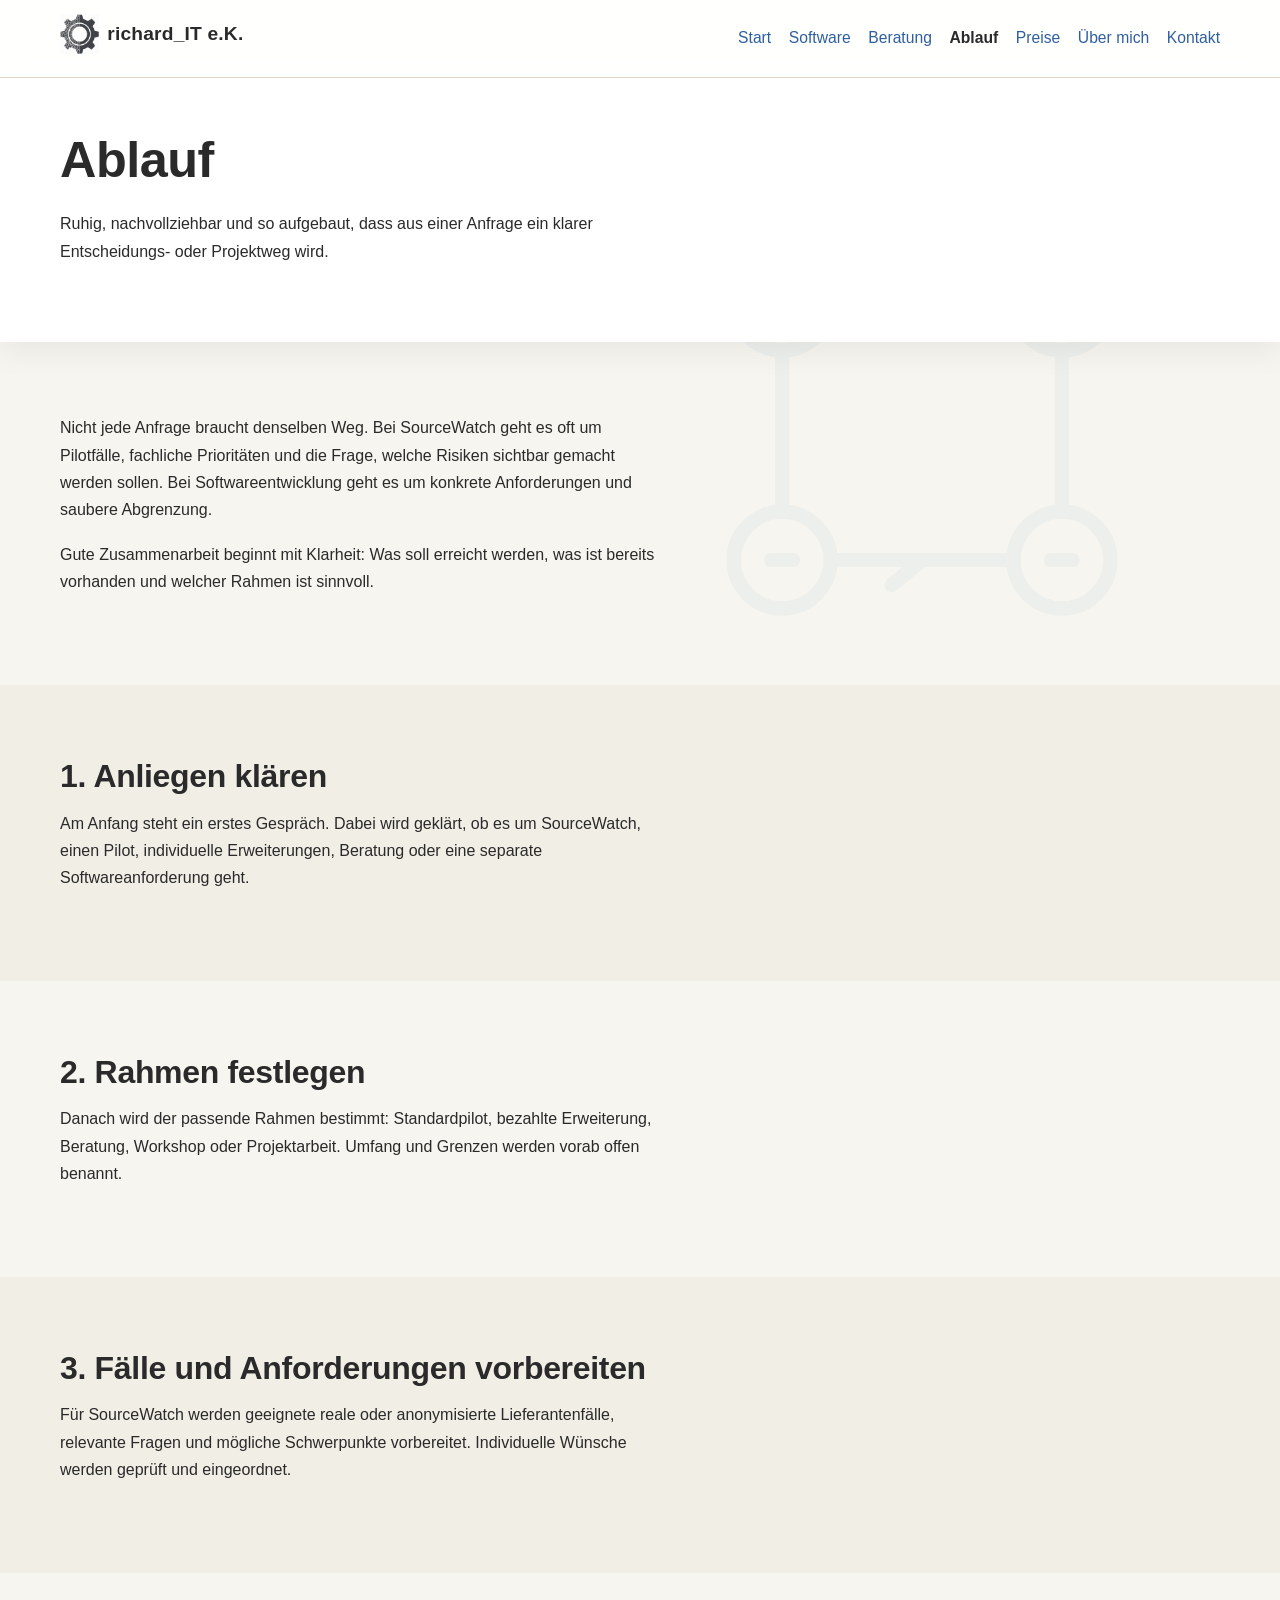
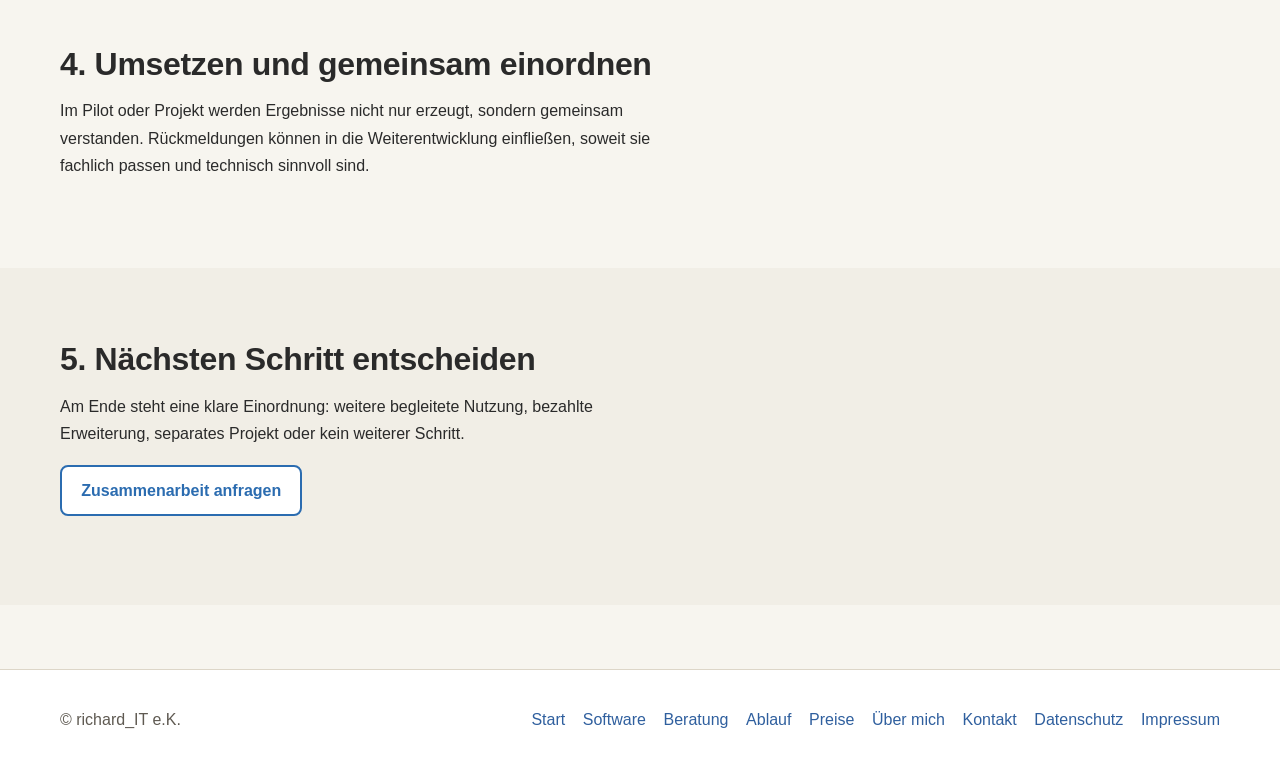
<file: ablauf.html>
<!DOCTYPE html>
<html lang="de">
<head>
  <meta charset="UTF-8">
  <meta name="viewport" content="width=device-width, initial-scale=1.0">
  <title>Ablauf | richard_IT e.K.</title>
  <meta
    name="description"
    content="Wie die Zusammenarbeit mit richard_IT abläuft: vom ersten Gespräch über SourceWatch-Pilot und Anforderungen bis zur Umsetzung."
  >

  <meta property="og:type" content="website">
  <meta property="og:site_name" content="richard_IT">
  <meta property="og:title" content="Ablauf | richard_IT">
  <meta
    property="og:description"
    content="Wie die Zusammenarbeit mit richard_IT abläuft: vom ersten Gespräch über SourceWatch-Pilot und Anforderungen bis zur Umsetzung."
  >
  <meta
    property="og:url"
    content="https://tjubuu.github.io/richard_IT-Website/ablauf.html"
  >
  <meta
    property="og:image"
    content="https://tjubuu.github.io/richard_IT-Website/assets/img/logo_hell.png"
  >
  <meta property="og:image:alt" content="richard_IT Logo">

  <meta name="twitter:card" content="summary_large_image">
  <meta name="twitter:title" content="Ablauf | richard_IT">
  <meta
    name="twitter:description"
    content="Wie die Zusammenarbeit mit richard_IT abläuft: vom ersten Gespräch über SourceWatch-Pilot und Anforderungen bis zur Umsetzung."
  >
  <meta
    name="twitter:image"
    content="https://tjubuu.github.io/richard_IT-Website/assets/img/logo_hell.png"
  >

  <link rel="stylesheet" href="assets/css/style.css">
</head>
<body class="page-process">
  <header class="site-header">
    <div class="container">
      <div class="brand">
        <a href="index.html" aria-label="Zur Startseite von richard_IT e.K.">
          <img
            class="brand-logo"
            src="assets/img/logo_hell.png"
            alt="Logo von richard_IT e.K."
          >
          <span>richard_IT e.K.</span>
        </a>
      </div>

      <nav class="site-nav" aria-label="Hauptnavigation">
        <a href="index.html">Start</a>
        <a href="projekte.html">Software</a>
        <a href="beratung.html">Beratung</a>
        <a href="ablauf.html" aria-current="page">Ablauf</a>
        <a href="preise.html">Preise</a>
        <a href="about.html">Über mich</a>
        <a href="kontakt.html">Kontakt</a>
      </nav>
    </div>
  </header>

  <main id="main-content">
    <section class="hero" aria-labelledby="process-heading">
      <div class="container">
        <h1 id="process-heading">Ablauf</h1>
        <p>
          Ruhig, nachvollziehbar und so aufgebaut, dass aus einer Anfrage ein
          klarer Entscheidungs- oder Projektweg wird.
        </p>
      </div>
    </section>

    <section class="section" aria-labelledby="process-intro-heading">
      <div class="container">
        <h2 id="process-intro-heading" class="visually-hidden">Überblick zum Ablauf</h2>
        <p>
          Nicht jede Anfrage braucht denselben Weg. Bei SourceWatch geht es oft
          um Pilotfälle, fachliche Prioritäten und die Frage, welche Risiken
          sichtbar gemacht werden sollen. Bei Softwareentwicklung geht es um
          konkrete Anforderungen und saubere Abgrenzung.
        </p>
        <p>
          Gute Zusammenarbeit beginnt mit Klarheit: Was soll erreicht werden,
          was ist bereits vorhanden und welcher Rahmen ist sinnvoll.
        </p>
      </div>
    </section>

    <section class="section section-alt" aria-labelledby="step-1-heading">
      <div class="container">
        <h2 id="step-1-heading">1. Anliegen klären</h2>
        <p>
          Am Anfang steht ein erstes Gespräch. Dabei wird geklärt, ob es um
          SourceWatch, einen Pilot, individuelle Erweiterungen, Beratung oder
          eine separate Softwareanforderung geht.
        </p>
      </div>
    </section>

    <section class="section" aria-labelledby="step-2-heading">
      <div class="container">
        <h2 id="step-2-heading">2. Rahmen festlegen</h2>
        <p>
          Danach wird der passende Rahmen bestimmt: Standardpilot, bezahlte
          Erweiterung, Beratung, Workshop oder Projektarbeit. Umfang und Grenzen
          werden vorab offen benannt.
        </p>
      </div>
    </section>

    <section class="section section-alt" aria-labelledby="step-3-heading">
      <div class="container">
        <h2 id="step-3-heading">3. Fälle und Anforderungen vorbereiten</h2>
        <p>
          Für SourceWatch werden geeignete reale oder anonymisierte
          Lieferantenfälle, relevante Fragen und mögliche Schwerpunkte
          vorbereitet. Individuelle Wünsche werden geprüft und eingeordnet.
        </p>
      </div>
    </section>

    <section class="section" aria-labelledby="step-4-heading">
      <div class="container">
        <h2 id="step-4-heading">4. Umsetzen und gemeinsam einordnen</h2>
        <p>
          Im Pilot oder Projekt werden Ergebnisse nicht nur erzeugt, sondern
          gemeinsam verstanden. Rückmeldungen können in die Weiterentwicklung
          einfließen, soweit sie fachlich passen und technisch sinnvoll sind.
        </p>
      </div>
    </section>

    <section class="section section-alt" aria-labelledby="step-5-heading">
      <div class="container">
        <h2 id="step-5-heading">5. Nächsten Schritt entscheiden</h2>
        <p>
          Am Ende steht eine klare Einordnung: weitere begleitete Nutzung,
          bezahlte Erweiterung, separates Projekt oder kein weiterer Schritt.
        </p>
        <p>
          <a href="kontakt.html" class="btn">Zusammenarbeit anfragen</a>
        </p>
      </div>
    </section>
  </main>

  <footer class="site-footer">
    <div class="container footer-content">
      <p>&copy; richard_IT e.K.</p>
      <nav aria-label="Footer-Navigation">
        <a href="index.html">Start</a>
        <a href="projekte.html">Software</a>
        <a href="beratung.html">Beratung</a>
        <a href="ablauf.html">Ablauf</a>
        <a href="preise.html">Preise</a>
        <a href="about.html">Über mich</a>
        <a href="kontakt.html">Kontakt</a>
        <a href="datenschutz.html">Datenschutz</a>
        <a href="impressum.html">Impressum</a>
      </nav>
    </div>
  </footer>
</body>
</html>
</file>
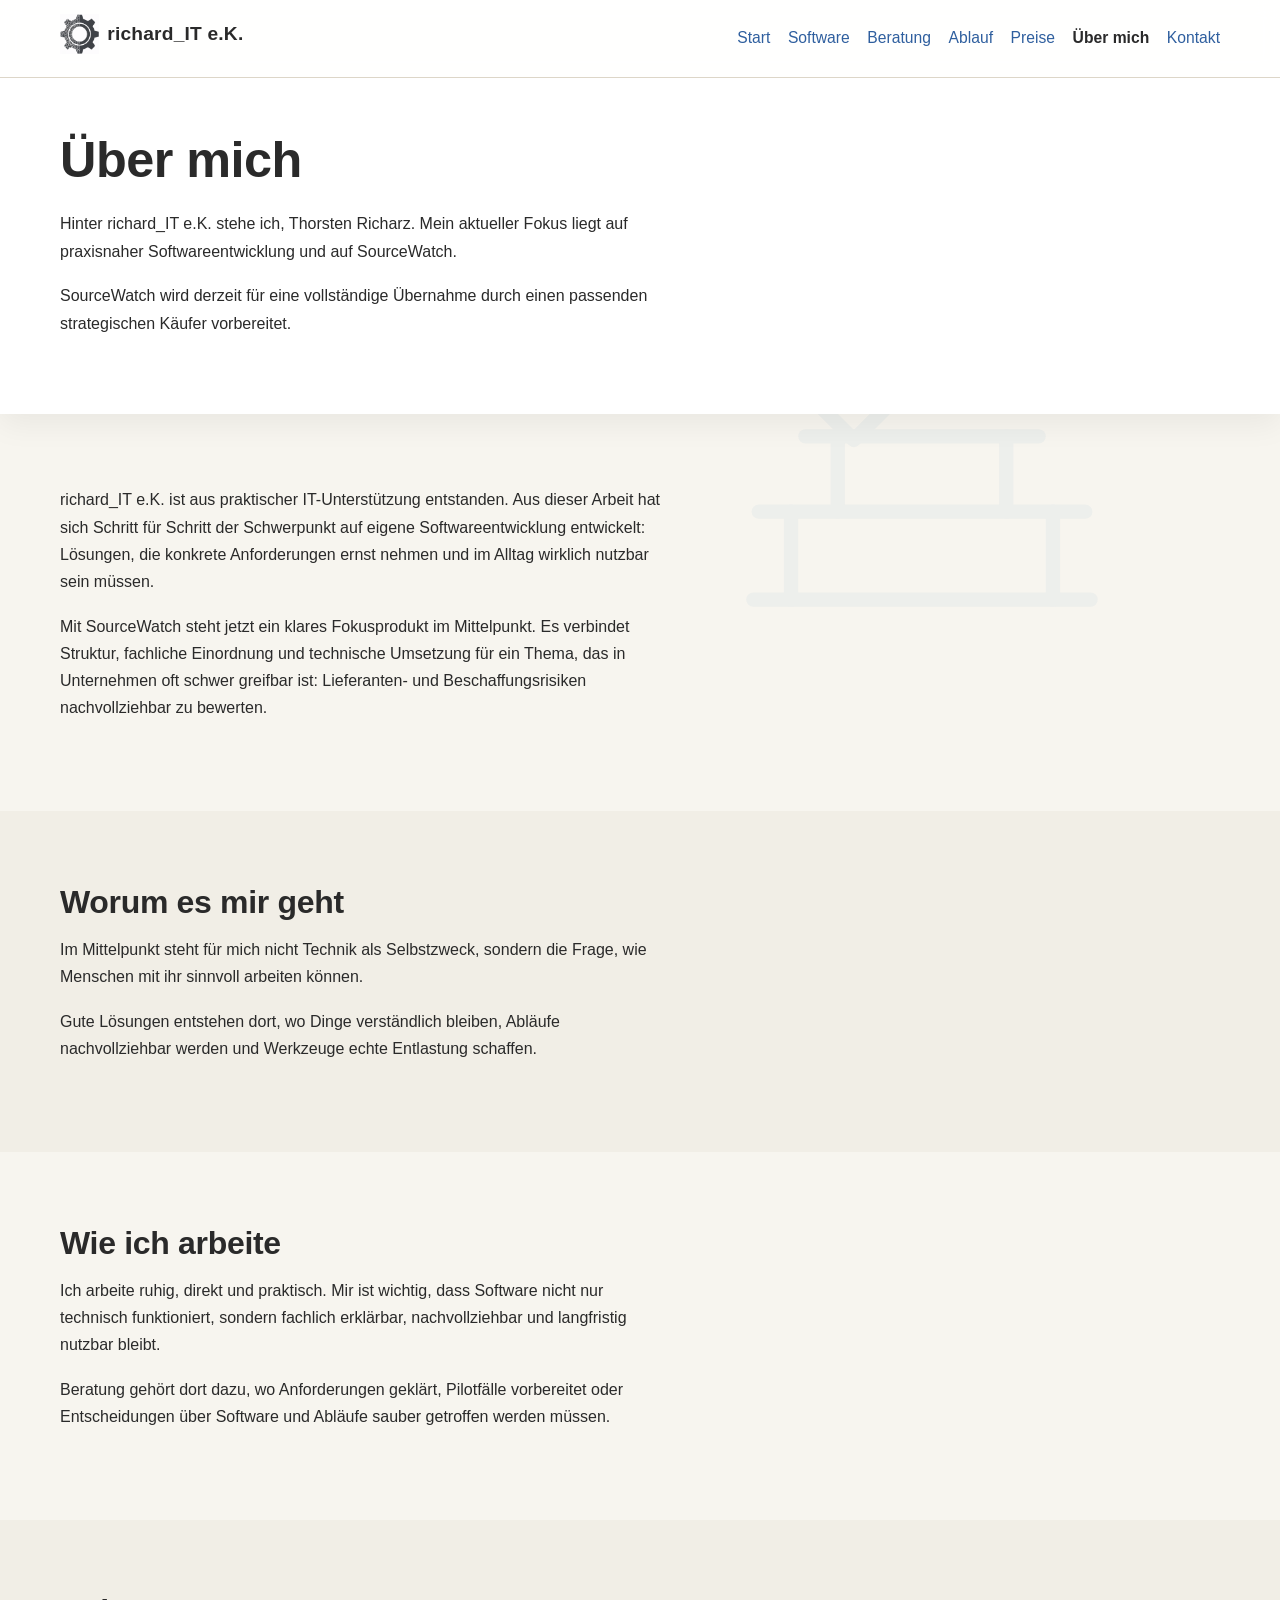
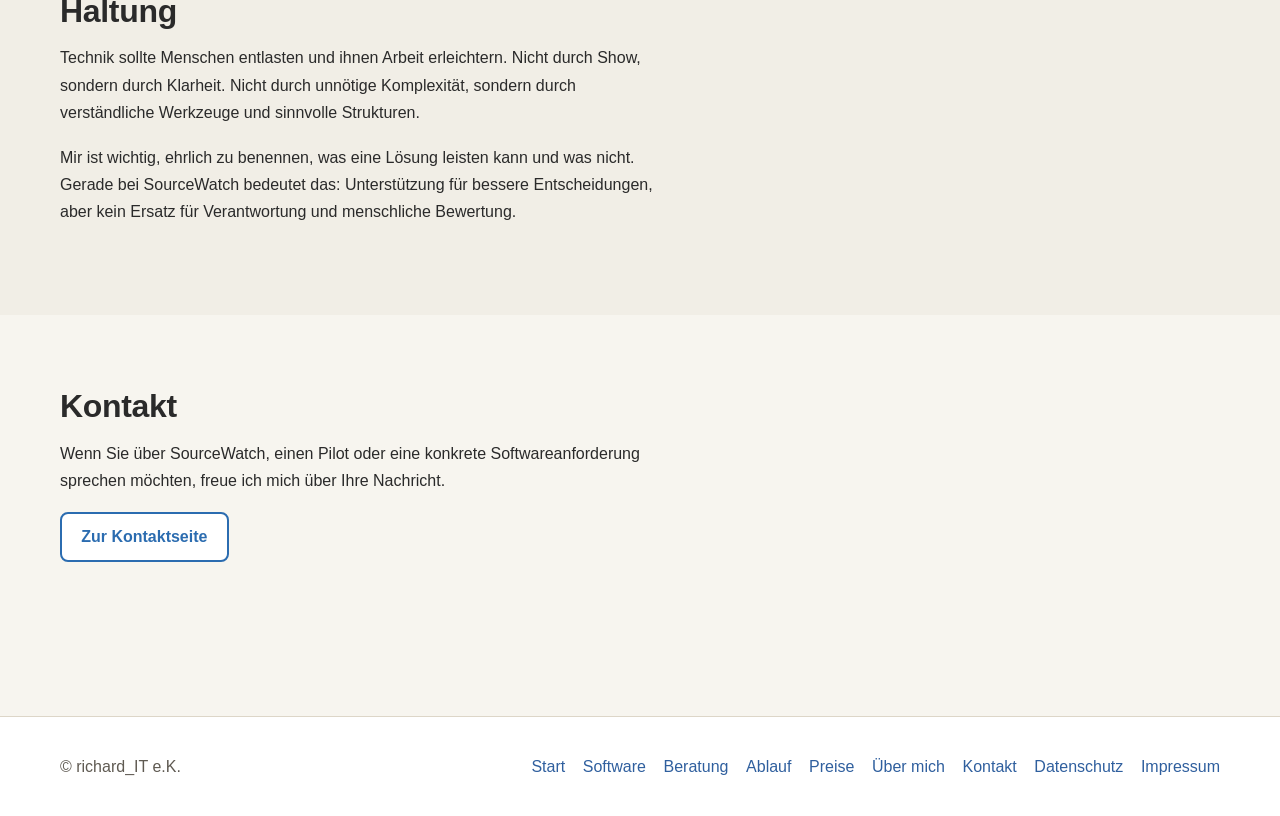
<file: about.html>
<!DOCTYPE html>
<html lang="de">
<head>
  <meta charset="UTF-8">
  <meta name="viewport" content="width=device-width, initial-scale=1.0">
  <title>Über mich | richard_IT e.K.</title>
  <meta
    name="description"
    content="Über Thorsten Richarz, richard_IT, den Weg von praktischer IT-Unterstützung zu Softwareentwicklung und den Fokus auf SourceWatch."
  >

  <meta property="og:type" content="website">
  <meta property="og:site_name" content="richard_IT">
  <meta property="og:title" content="Über mich | richard_IT">
  <meta
    property="og:description"
    content="Über Thorsten Richarz, richard_IT, den Weg von praktischer IT-Unterstützung zu Softwareentwicklung und den Fokus auf SourceWatch."
  >
  <meta
    property="og:url"
    content="https://tjubuu.github.io/richard_IT-Website/about.html"
  >
  <meta
    property="og:image"
    content="https://tjubuu.github.io/richard_IT-Website/assets/img/logo_hell.png"
  >
  <meta property="og:image:alt" content="richard_IT Logo">

  <meta name="twitter:card" content="summary_large_image">
  <meta name="twitter:title" content="Über mich | richard_IT">
  <meta
    name="twitter:description"
    content="Über Thorsten Richarz, richard_IT, den Weg von praktischer IT-Unterstützung zu Softwareentwicklung und den Fokus auf SourceWatch."
  >
  <meta
    name="twitter:image"
    content="https://tjubuu.github.io/richard_IT-Website/assets/img/logo_hell.png"
  >

  <link rel="stylesheet" href="assets/css/style.css">
</head>
<body class="page-about">
  <header class="site-header">
    <div class="container">
      <div class="brand">
        <a href="index.html" aria-label="Zur Startseite von richard_IT e.K.">
          <img
            class="brand-logo"
            src="assets/img/logo_hell.png"
            alt="Logo von richard_IT e.K."
          >
          <span>richard_IT e.K.</span>
        </a>
      </div>

      <nav class="site-nav" aria-label="Hauptnavigation">
        <a href="index.html">Start</a>
        <a href="projekte.html">Software</a>
        <a href="beratung.html">Beratung</a>
        <a href="ablauf.html">Ablauf</a>
        <a href="preise.html">Preise</a>
        <a href="about.html" aria-current="page">Über mich</a>
        <a href="kontakt.html">Kontakt</a>
      </nav>
    </div>
  </header>

  <main id="main-content">
    <section class="hero" aria-labelledby="about-heading">
      <div class="container">
        <h1 id="about-heading">Über mich</h1>
        <p>
          Hinter richard_IT e.K. stehe ich, Thorsten Richarz. Mein aktueller Fokus
          liegt auf praxisnaher Softwareentwicklung und auf SourceWatch.
        </p>

        <p>
          SourceWatch wird derzeit für eine vollständige Übernahme durch einen
          passenden strategischen Käufer vorbereitet.
        </p>
      </div>
    </section>

    <section class="section" aria-labelledby="about-intro-heading">
      <div class="container">
        <h2 id="about-intro-heading" class="visually-hidden">Hintergrund</h2>
        <p>
          richard_IT e.K. ist aus praktischer IT-Unterstützung entstanden. Aus dieser
          Arbeit hat sich Schritt für Schritt der Schwerpunkt auf eigene
          Softwareentwicklung entwickelt: Lösungen, die konkrete Anforderungen
          ernst nehmen und im Alltag wirklich nutzbar sein müssen.
        </p>
        <p>
          Mit SourceWatch steht jetzt ein klares Fokusprodukt im Mittelpunkt.
          Es verbindet Struktur, fachliche Einordnung und technische Umsetzung
          für ein Thema, das in Unternehmen oft schwer greifbar ist:
          Lieferanten- und Beschaffungsrisiken nachvollziehbar zu bewerten.
        </p>
      </div>
    </section>

    <section class="section section-alt" aria-labelledby="focus-heading">
      <div class="container">
        <h2 id="focus-heading">Worum es mir geht</h2>
        <p>
          Im Mittelpunkt steht für mich nicht Technik als Selbstzweck, sondern
          die Frage, wie Menschen mit ihr sinnvoll arbeiten können.
        </p>
        <p>
          Gute Lösungen entstehen dort, wo Dinge verständlich bleiben, Abläufe
          nachvollziehbar werden und Werkzeuge echte Entlastung schaffen.
        </p>
      </div>
    </section>

    <section class="section" aria-labelledby="work-heading">
      <div class="container">
        <h2 id="work-heading">Wie ich arbeite</h2>
        <p>
          Ich arbeite ruhig, direkt und praktisch. Mir ist wichtig, dass
          Software nicht nur technisch funktioniert, sondern fachlich erklärbar,
          nachvollziehbar und langfristig nutzbar bleibt.
        </p>
        <p>
          Beratung gehört dort dazu, wo Anforderungen geklärt, Pilotfälle
          vorbereitet oder Entscheidungen über Software und Abläufe sauber
          getroffen werden müssen.
        </p>
      </div>
    </section>

    <section class="section section-alt" aria-labelledby="attitude-heading">
      <div class="container">
        <h2 id="attitude-heading">Haltung</h2>
        <p>
          Technik sollte Menschen entlasten und ihnen Arbeit erleichtern. Nicht
          durch Show, sondern durch Klarheit. Nicht durch unnötige Komplexität,
          sondern durch verständliche Werkzeuge und sinnvolle Strukturen.
        </p>
        <p>
          Mir ist wichtig, ehrlich zu benennen, was eine Lösung leisten kann und
          was nicht. Gerade bei SourceWatch bedeutet das: Unterstützung für
          bessere Entscheidungen, aber kein Ersatz für Verantwortung und
          menschliche Bewertung.
        </p>
      </div>
    </section>

    <section class="section" aria-labelledby="contact-heading">
      <div class="container">
        <h2 id="contact-heading">Kontakt</h2>
        <p>
          Wenn Sie über SourceWatch, einen Pilot oder eine konkrete
          Softwareanforderung sprechen möchten, freue ich mich über Ihre
          Nachricht.
        </p>
        <p>
         <a href="kontakt.html" class="btn">Zur Kontaktseite</a>
        </p>
      </div>
    </section>
  </main>

  <footer class="site-footer">
    <div class="container footer-content">
      <p>&copy; richard_IT e.K.</p>
      <nav aria-label="Footer-Navigation">
        <a href="index.html">Start</a>
        <a href="projekte.html">Software</a>
        <a href="beratung.html">Beratung</a>
        <a href="ablauf.html">Ablauf</a>
        <a href="preise.html">Preise</a>
        <a href="about.html">Über mich</a>
        <a href="kontakt.html">Kontakt</a>
        <a href="datenschutz.html">Datenschutz</a>
        <a href="impressum.html">Impressum</a>
      </nav>
    </div>
  </footer>
</body>
</html>
</file>
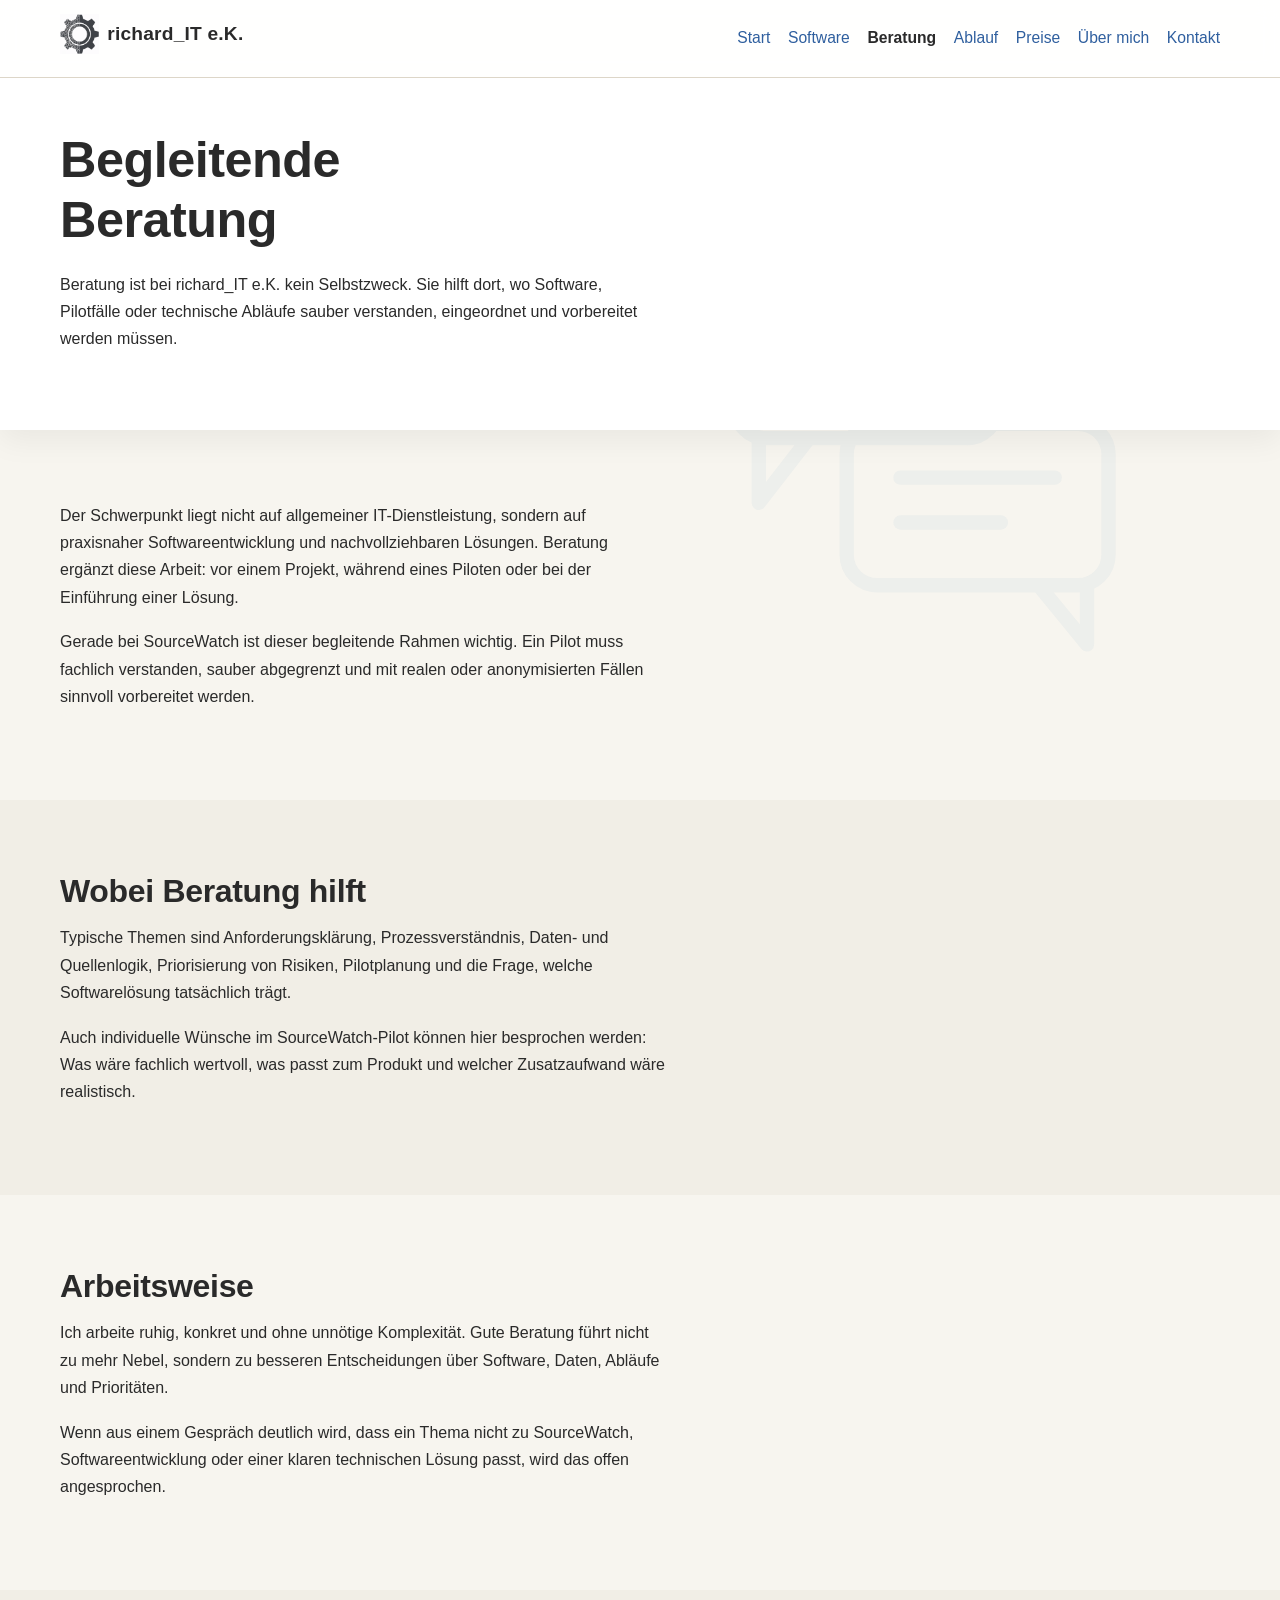
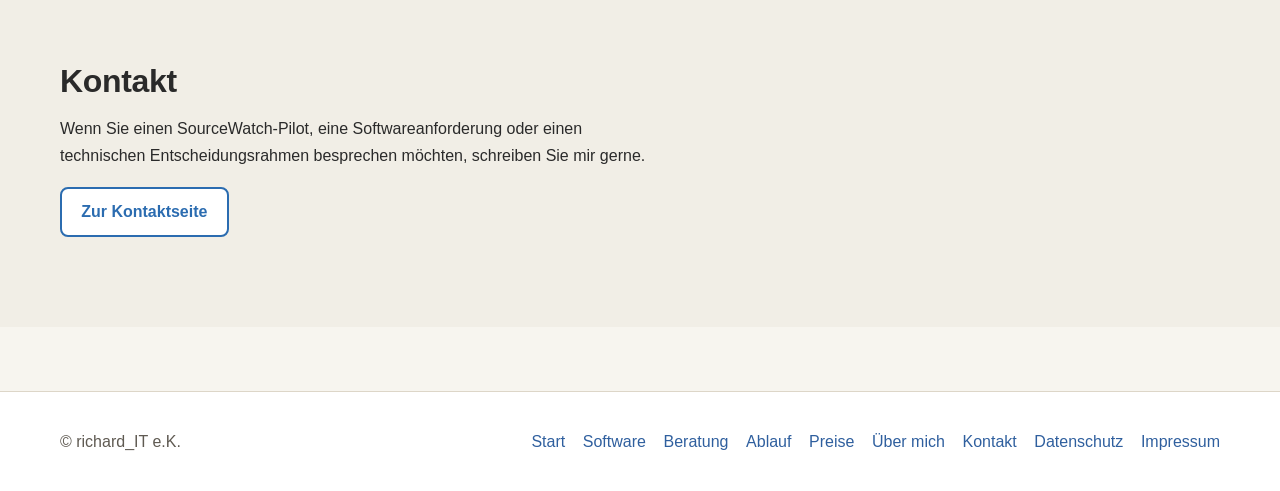
<file: beratung.html>
<!DOCTYPE html>
<html lang="de">
<head>
  <meta charset="UTF-8">
  <meta name="viewport" content="width=device-width, initial-scale=1.0">
  <title>Begleitende Beratung | richard_IT e.K.</title>
  <meta
    name="description"
    content="Begleitende Beratung von richard_IT für Softwareentwicklung, SourceWatch-Piloten, Anforderungen und nachvollziehbare digitale Abläufe."
  >

  <meta property="og:type" content="website">
  <meta property="og:site_name" content="richard_IT">
  <meta property="og:title" content="Begleitende Beratung | richard_IT">
  <meta
    property="og:description"
    content="Begleitende Beratung von richard_IT für Softwareentwicklung, SourceWatch-Piloten, Anforderungen und nachvollziehbare digitale Abläufe."
  >
  <meta
    property="og:url"
    content="https://tjubuu.github.io/richard_IT-Website/beratung.html"
  >
  <meta
    property="og:image"
    content="https://tjubuu.github.io/richard_IT-Website/assets/img/logo_hell.png"
  >
  <meta property="og:image:alt" content="richard_IT Logo">

  <meta name="twitter:card" content="summary_large_image">
  <meta name="twitter:title" content="Begleitende Beratung | richard_IT">
  <meta
    name="twitter:description"
    content="Begleitende Beratung von richard_IT für Softwareentwicklung, SourceWatch-Piloten, Anforderungen und nachvollziehbare digitale Abläufe."
  >
  <meta
    name="twitter:image"
    content="https://tjubuu.github.io/richard_IT-Website/assets/img/logo_hell.png"
  >

  <link rel="stylesheet" href="assets/css/style.css">
</head>
<body class="page-consulting">
  <header class="site-header">
    <div class="container">
      <div class="brand">
        <a href="index.html" aria-label="Zur Startseite von richard_IT e.K.">
          <img
            class="brand-logo"
            src="assets/img/logo_hell.png"
            alt="Logo von richard_IT e.K."
          >
          <span>richard_IT e.K.</span>
        </a>
      </div>

      <nav class="site-nav" aria-label="Hauptnavigation">
        <a href="index.html">Start</a>
        <a href="projekte.html">Software</a>
        <a href="beratung.html" aria-current="page">Beratung</a>
        <a href="ablauf.html">Ablauf</a>
        <a href="preise.html">Preise</a>
        <a href="about.html">Über mich</a>
        <a href="kontakt.html">Kontakt</a>
      </nav>
    </div>
  </header>

  <main id="main-content">
    <section class="hero" aria-labelledby="consulting-heading">
      <div class="container">
        <h1 id="consulting-heading">Begleitende Beratung</h1>
        <p>
          Beratung ist bei richard_IT e.K. kein Selbstzweck. Sie hilft dort, wo
          Software, Pilotfälle oder technische Abläufe sauber verstanden,
          eingeordnet und vorbereitet werden müssen.
        </p>
      </div>
    </section>

    <section class="section" aria-labelledby="consulting-intro-heading">
      <div class="container">
        <h2 id="consulting-intro-heading" class="visually-hidden">Einordnung der Beratung</h2>
        <p>
          Der Schwerpunkt liegt nicht auf allgemeiner IT-Dienstleistung, sondern
          auf praxisnaher Softwareentwicklung und nachvollziehbaren Lösungen.
          Beratung ergänzt diese Arbeit: vor einem Projekt, während eines
          Piloten oder bei der Einführung einer Lösung.
        </p>
        <p>
          Gerade bei SourceWatch ist dieser begleitende Rahmen wichtig. Ein
          Pilot muss fachlich verstanden, sauber abgegrenzt und mit realen oder
          anonymisierten Fällen sinnvoll vorbereitet werden.
        </p>
      </div>
    </section>

    <section class="section section-alt" aria-labelledby="benefits-heading">
      <div class="container">
        <h2 id="benefits-heading">Wobei Beratung hilft</h2>
        <p>
          Typische Themen sind Anforderungsklärung, Prozessverständnis,
          Daten- und Quellenlogik, Priorisierung von Risiken, Pilotplanung und
          die Frage, welche Softwarelösung tatsächlich trägt.
        </p>
        <p>
          Auch individuelle Wünsche im SourceWatch-Pilot können hier besprochen
          werden: Was wäre fachlich wertvoll, was passt zum Produkt und welcher
          Zusatzaufwand wäre realistisch.
        </p>
      </div>
    </section>

    <section class="section" aria-labelledby="method-heading">
      <div class="container">
        <h2 id="method-heading">Arbeitsweise</h2>
        <p>
          Ich arbeite ruhig, konkret und ohne unnötige Komplexität. Gute
          Beratung führt nicht zu mehr Nebel, sondern zu besseren Entscheidungen
          über Software, Daten, Abläufe und Prioritäten.
        </p>
        <p>
          Wenn aus einem Gespräch deutlich wird, dass ein Thema nicht zu
          SourceWatch, Softwareentwicklung oder einer klaren technischen Lösung
          passt, wird das offen angesprochen.
        </p>
      </div>
    </section>

    <section class="section section-alt" aria-labelledby="contact-heading">
      <div class="container">
        <h2 id="contact-heading">Kontakt</h2>
        <p>
          Wenn Sie einen SourceWatch-Pilot, eine Softwareanforderung oder einen
          technischen Entscheidungsrahmen besprechen möchten, schreiben Sie mir
          gerne.
        </p>
        <p>
          <a href="kontakt.html" class="btn">Zur Kontaktseite</a>
        </p>
      </div>
    </section>
  </main>

  <footer class="site-footer">
    <div class="container footer-content">
      <p>&copy; richard_IT e.K.</p>
      <nav aria-label="Footer-Navigation">
        <a href="index.html">Start</a>
        <a href="projekte.html">Software</a>
        <a href="beratung.html">Beratung</a>
        <a href="ablauf.html">Ablauf</a>
        <a href="preise.html">Preise</a>
        <a href="about.html">Über mich</a>
        <a href="kontakt.html">Kontakt</a>
        <a href="datenschutz.html">Datenschutz</a>
        <a href="impressum.html">Impressum</a>
      </nav>
    </div>
  </footer>
</body>
</html>
</file>
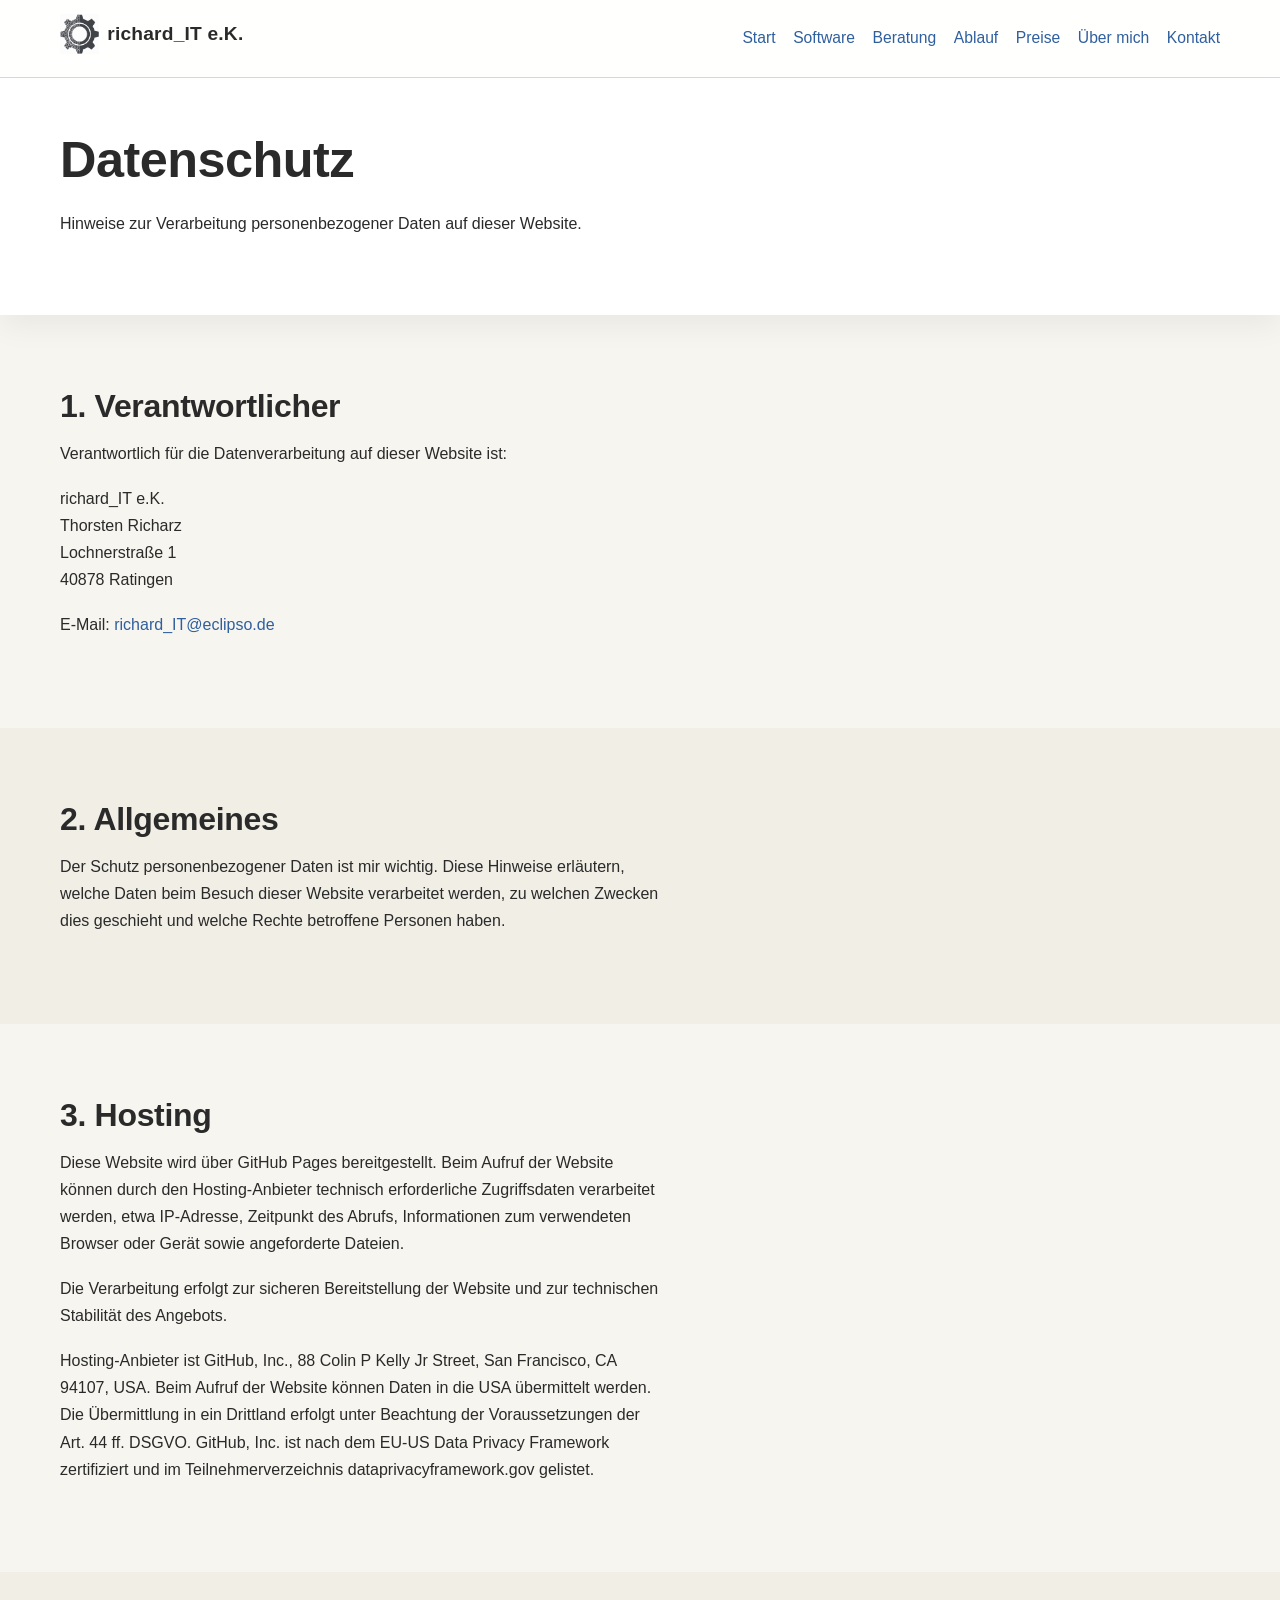
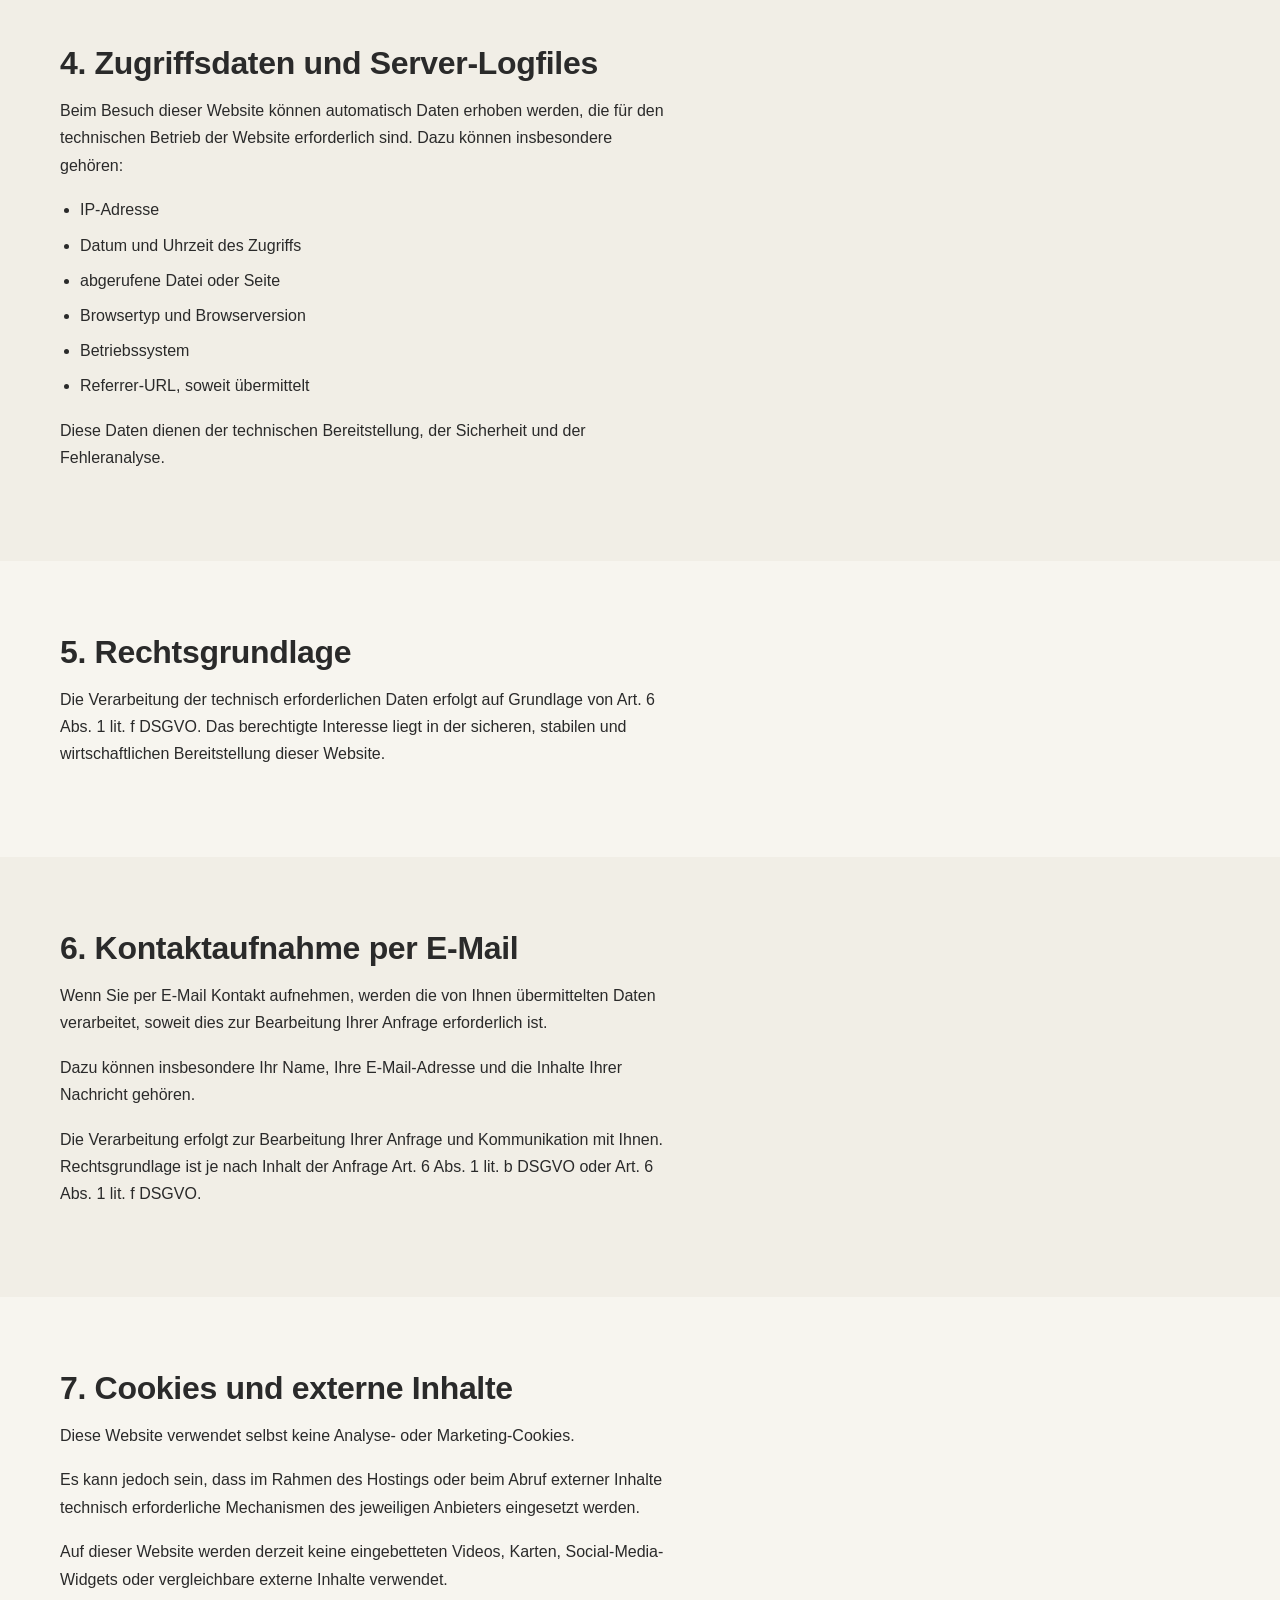
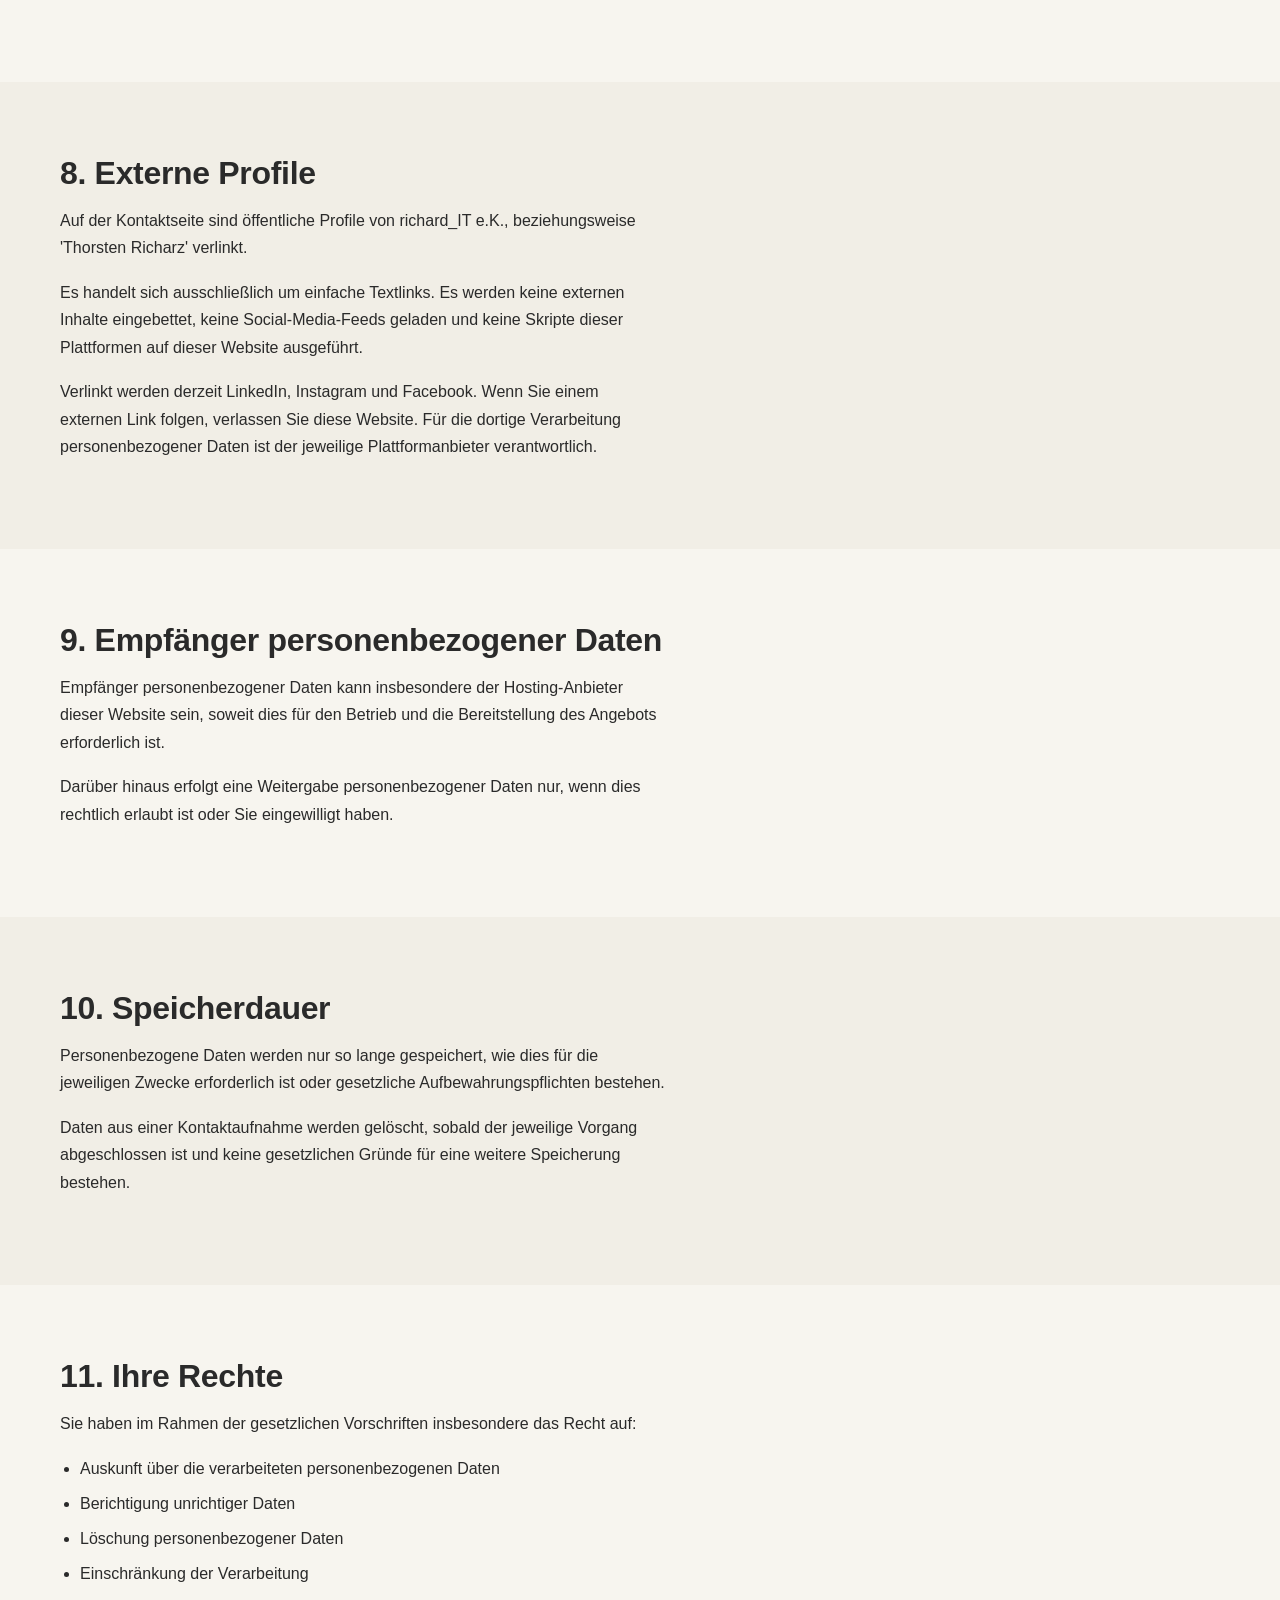
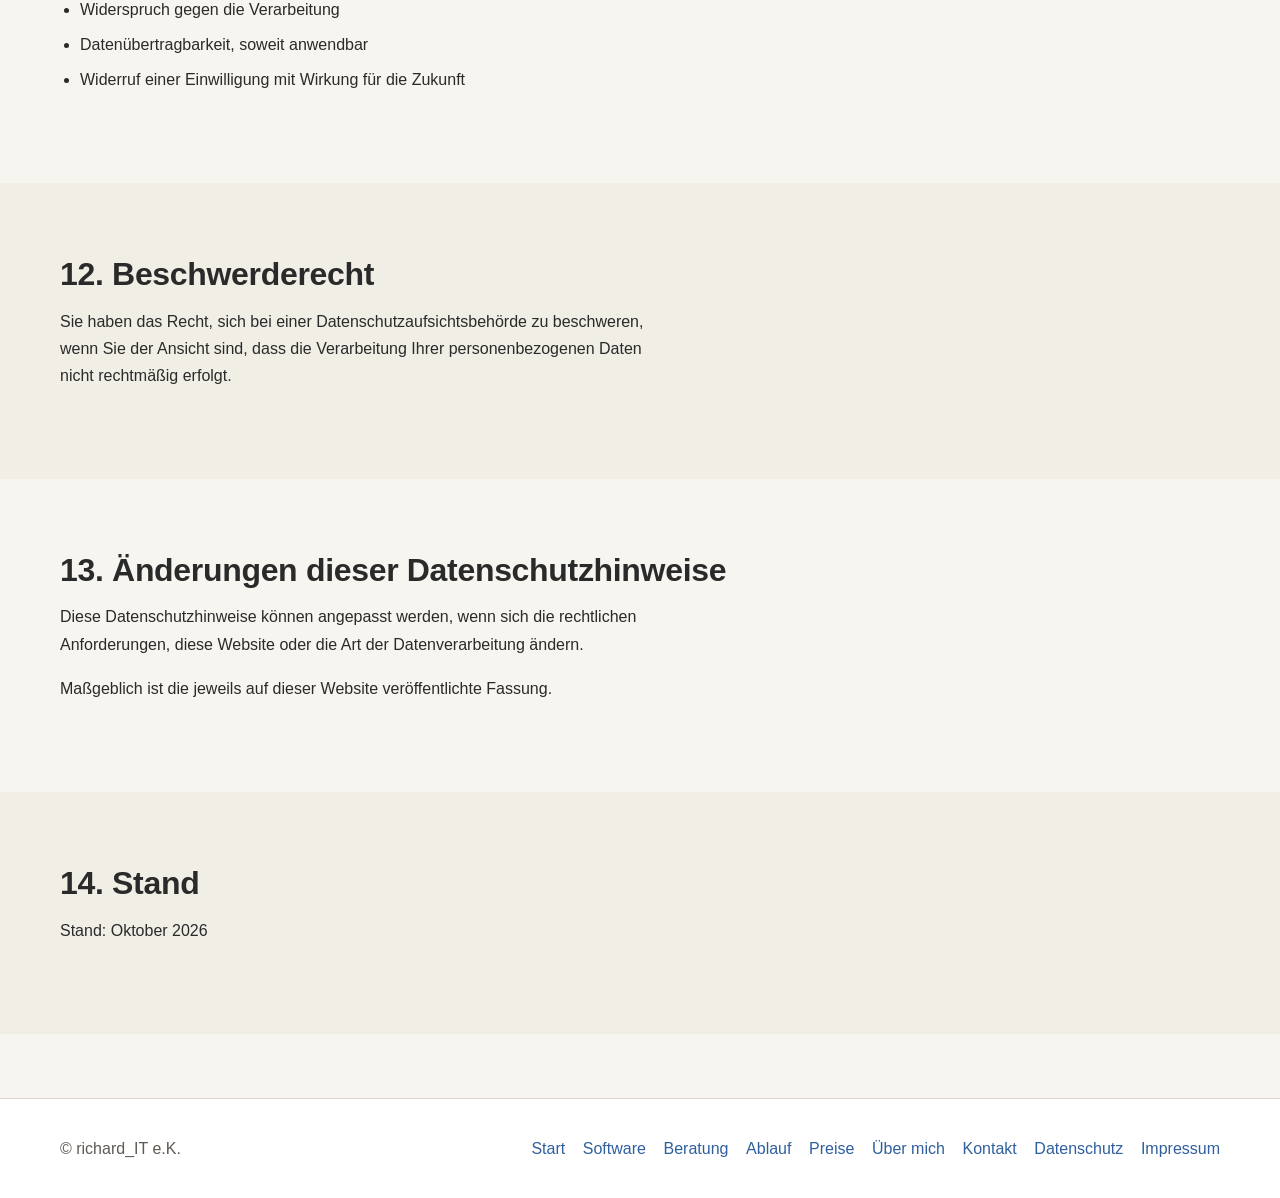
<file: datenschutz.html>
<!DOCTYPE html>
<html lang="de">
<head>
  <meta charset="UTF-8">
  <meta name="viewport" content="width=device-width, initial-scale=1.0">
  <title>Datenschutz | richard_IT e.K.</title>
  <meta
    name="description"
    content="Datenschutzhinweise für den Webauftritt von richard_IT."
  >

  <meta property="og:type" content="website">
  <meta property="og:site_name" content="richard_IT">
  <meta property="og:title" content="Datenschutz | richard_IT">
  <meta
    property="og:description"
    content="Datenschutzhinweise für den Webauftritt von richard_IT."
  >
  <meta
    property="og:url"
    content="https://tjubuu.github.io/richard_IT-Website/datenschutz.html"
  >
  <meta
    property="og:image"
    content="https://tjubuu.github.io/richard_IT-Website/assets/img/logo_hell.png"
  >
  <meta property="og:image:alt" content="richard_IT Logo">

  <meta name="twitter:card" content="summary_large_image">
  <meta name="twitter:title" content="Datenschutz | richard_IT">
  <meta
    name="twitter:description"
    content="Datenschutzhinweise für den Webauftritt von richard_IT."
  >
  <meta
    name="twitter:image"
    content="https://tjubuu.github.io/richard_IT-Website/assets/img/logo_hell.png"
  >

  <link rel="stylesheet" href="assets/css/style.css">
</head>
<body>
  <header class="site-header">
    <div class="container">
      <div class="brand">
        <a href="index.html" aria-label="Zur Startseite von richard_IT e.K.">
          <img
            class="brand-logo"
            src="assets/img/logo_hell.png"
            alt="Logo von richard_IT e.K."
          >
          <span>richard_IT e.K.</span>
        </a>
      </div>

      <nav class="site-nav" aria-label="Hauptnavigation">
        <a href="index.html">Start</a>
        <a href="projekte.html">Software</a>
        <a href="beratung.html">Beratung</a>
        <a href="ablauf.html">Ablauf</a>
        <a href="preise.html">Preise</a>
        <a href="about.html">Über mich</a>
        <a href="kontakt.html">Kontakt</a>
      </nav>
    </div>
  </header>

  <main id="main-content">
    <section class="hero" aria-labelledby="privacy-heading">
      <div class="container">
        <h1 id="privacy-heading">Datenschutz</h1>
        <p>
          Hinweise zur Verarbeitung personenbezogener Daten auf dieser Website.
        </p>
      </div>
    </section>

    <section class="section" aria-labelledby="privacy-responsible-heading">
      <div class="container">
        <h2 id="privacy-responsible-heading">1. Verantwortlicher</h2>
        <p>
          Verantwortlich für die Datenverarbeitung auf dieser Website ist:
        </p>
        <p>
          richard_IT e.K.<br>
          Thorsten Richarz<br>
          Lochnerstraße 1<br>
          40878 Ratingen
        </p>
        <p>
          E-Mail:
          <a href="mailto:richard_IT@eclipso.de">richard_IT@eclipso.de</a>
        </p>
      </div>
    </section>

    <section class="section section-alt" aria-labelledby="privacy-general-heading">
      <div class="container">
        <h2 id="privacy-general-heading">2. Allgemeines</h2>
        <p>
          Der Schutz personenbezogener Daten ist mir wichtig. Diese Hinweise
          erläutern, welche Daten beim Besuch dieser Website verarbeitet werden,
          zu welchen Zwecken dies geschieht und welche Rechte betroffene
          Personen haben.
        </p>
      </div>
    </section>

    <section class="section" aria-labelledby="privacy-hosting-heading">
      <div class="container">
        <h2 id="privacy-hosting-heading">3. Hosting</h2>
        <p>
          Diese Website wird über GitHub Pages bereitgestellt. Beim Aufruf der
          Website können durch den Hosting-Anbieter technisch erforderliche
          Zugriffsdaten verarbeitet werden, etwa IP-Adresse, Zeitpunkt des
          Abrufs, Informationen zum verwendeten Browser oder Gerät sowie
          angeforderte Dateien.
        </p>
        <p>
          Die Verarbeitung erfolgt zur sicheren Bereitstellung der Website und
          zur technischen Stabilität des Angebots.
        </p>

        <p>
          Hosting-Anbieter ist GitHub, Inc., 88 Colin P Kelly Jr Street, San
          Francisco, CA 94107, USA. Beim Aufruf der Website können Daten in die
          USA übermittelt werden. Die Übermittlung in ein Drittland erfolgt unter
          Beachtung der Voraussetzungen der Art. 44 ff. DSGVO. GitHub, Inc. ist
          nach dem EU-US Data Privacy Framework zertifiziert und im
          Teilnehmerverzeichnis dataprivacyframework.gov gelistet.
        </p>
      </div>
    </section>

    <section class="section section-alt" aria-labelledby="privacy-logfiles-heading">
      <div class="container">
        <h2 id="privacy-logfiles-heading">4. Zugriffsdaten und Server-Logfiles</h2>
        <p>
          Beim Besuch dieser Website können automatisch Daten erhoben werden,
          die für den technischen Betrieb der Website erforderlich sind. Dazu
          können insbesondere gehören:
        </p>
        <ul>
          <li>IP-Adresse</li>
          <li>Datum und Uhrzeit des Zugriffs</li>
          <li>abgerufene Datei oder Seite</li>
          <li>Browsertyp und Browserversion</li>
          <li>Betriebssystem</li>
          <li>Referrer-URL, soweit übermittelt</li>
        </ul>
        <p>
          Diese Daten dienen der technischen Bereitstellung, der Sicherheit und
          der Fehleranalyse.
        </p>
      </div>
    </section>

    <section class="section" aria-labelledby="privacy-legalbase-heading">
      <div class="container">
        <h2 id="privacy-legalbase-heading">5. Rechtsgrundlage</h2>
        <p>
          Die Verarbeitung der technisch erforderlichen Daten erfolgt auf
          Grundlage von Art. 6 Abs. 1 lit. f DSGVO. Das berechtigte Interesse
          liegt in der sicheren, stabilen und wirtschaftlichen Bereitstellung
          dieser Website.
        </p>
      </div>
    </section>

    <section class="section section-alt" aria-labelledby="privacy-email-heading">
      <div class="container">
        <h2 id="privacy-email-heading">6. Kontaktaufnahme per E-Mail</h2>
        <p>
          Wenn Sie per E-Mail Kontakt aufnehmen, werden die von Ihnen
          übermittelten Daten verarbeitet, soweit dies zur Bearbeitung Ihrer
          Anfrage erforderlich ist.
        </p>
        <p>
          Dazu können insbesondere Ihr Name, Ihre E-Mail-Adresse und die Inhalte
          Ihrer Nachricht gehören.
        </p>
        <p>
          Die Verarbeitung erfolgt zur Bearbeitung Ihrer Anfrage und
          Kommunikation mit Ihnen. Rechtsgrundlage ist je nach Inhalt der
          Anfrage Art. 6 Abs. 1 lit. b DSGVO oder Art. 6 Abs. 1 lit. f DSGVO.
        </p>
      </div>
    </section>

    <section class="section" aria-labelledby="privacy-cookies-heading">
      <div class="container">
        <h2 id="privacy-cookies-heading">7. Cookies und externe Inhalte</h2>
        <p>
          Diese Website verwendet selbst keine Analyse- oder Marketing-Cookies.
        </p>
        <p>
          Es kann jedoch sein, dass im Rahmen des Hostings oder beim Abruf
          externer Inhalte technisch erforderliche Mechanismen des jeweiligen
          Anbieters eingesetzt werden.
        </p>
        <p>
          Auf dieser Website werden derzeit keine eingebetteten Videos,
          Karten, Social-Media-Widgets oder vergleichbare externe Inhalte
          verwendet.
        </p>
      </div>
    </section>

    <section class="section section-alt" aria-labelledby="privacy-profiles-heading">
      <div class="container">
        <h2 id="privacy-profiles-heading">8. Externe Profile</h2>
        <p>
          Auf der Kontaktseite sind öffentliche Profile von
          richard_IT e.K., beziehungsweise 'Thorsten Richarz' verlinkt.
        </p>
        <p>
          Es handelt sich ausschließlich um einfache Textlinks. Es werden keine
          externen Inhalte eingebettet, keine Social-Media-Feeds geladen und
          keine Skripte dieser Plattformen auf dieser Website ausgeführt.
        </p>
        <p>
          Verlinkt werden derzeit LinkedIn, Instagram und Facebook.
          Wenn Sie einem externen Link folgen, verlassen Sie diese Website. Für
          die dortige Verarbeitung personenbezogener Daten ist der jeweilige
          Plattformanbieter verantwortlich.
        </p>
      </div>
    </section>

    <section class="section" aria-labelledby="privacy-recipients-heading">
      <div class="container">
        <h2 id="privacy-recipients-heading">9. Empfänger personenbezogener Daten</h2>
        <p>
          Empfänger personenbezogener Daten kann insbesondere der
          Hosting-Anbieter dieser Website sein, soweit dies für den Betrieb und
          die Bereitstellung des Angebots erforderlich ist.
        </p>
        <p>
          Darüber hinaus erfolgt eine Weitergabe personenbezogener Daten nur,
          wenn dies rechtlich erlaubt ist oder Sie eingewilligt haben.
        </p>
      </div>
    </section>

    <section class="section section-alt" aria-labelledby="privacy-retention-heading">
      <div class="container">
        <h2 id="privacy-retention-heading">10. Speicherdauer</h2>
        <p>
          Personenbezogene Daten werden nur so lange gespeichert, wie dies für
          die jeweiligen Zwecke erforderlich ist oder gesetzliche
          Aufbewahrungspflichten bestehen.
        </p>
        <p>
          Daten aus einer Kontaktaufnahme werden gelöscht, sobald der jeweilige
          Vorgang abgeschlossen ist und keine gesetzlichen Gründe für eine
          weitere Speicherung bestehen.
        </p>
      </div>
    </section>

    <section class="section" aria-labelledby="privacy-rights-heading">
      <div class="container">
        <h2 id="privacy-rights-heading">11. Ihre Rechte</h2>
        <p>
          Sie haben im Rahmen der gesetzlichen Vorschriften insbesondere das
          Recht auf:
        </p>
        <ul>
          <li>Auskunft über die verarbeiteten personenbezogenen Daten</li>
          <li>Berichtigung unrichtiger Daten</li>
          <li>Löschung personenbezogener Daten</li>
          <li>Einschränkung der Verarbeitung</li>
          <li>Widerspruch gegen die Verarbeitung</li>
          <li>Datenübertragbarkeit, soweit anwendbar</li>
          <li>Widerruf einer Einwilligung mit Wirkung für die Zukunft</li>
        </ul>
      </div>
    </section>

    <section class="section section-alt" aria-labelledby="privacy-complaint-heading">
      <div class="container">
        <h2 id="privacy-complaint-heading">12. Beschwerderecht</h2>
        <p>
          Sie haben das Recht, sich bei einer Datenschutzaufsichtsbehörde zu
          beschweren, wenn Sie der Ansicht sind, dass die Verarbeitung Ihrer
          personenbezogenen Daten nicht rechtmäßig erfolgt.
        </p>
      </div>
    </section>

    <section class="section" aria-labelledby="privacy-changes-heading">
      <div class="container">
        <h2 id="privacy-changes-heading">13. Änderungen dieser Datenschutzhinweise</h2>
        <p>
          Diese Datenschutzhinweise können angepasst werden, wenn sich die
          rechtlichen Anforderungen, diese Website oder die Art der
          Datenverarbeitung ändern.
        </p>
        <p>
          Maßgeblich ist die jeweils auf dieser Website veröffentlichte Fassung.
        </p>
      </div>
    </section>

    <section class="section section-alt" aria-labelledby="privacy-status-heading">
      <div class="container">
        <h2 id="privacy-status-heading">14. Stand</h2>
        <p>
          Stand: Oktober 2026
        </p>
      </div>
    </section>
  </main>

  <footer class="site-footer">
    <div class="container footer-content">
      <p>&copy; richard_IT e.K.</p>
      <nav aria-label="Footer-Navigation">
        <a href="index.html">Start</a>
        <a href="projekte.html">Software</a>
        <a href="beratung.html">Beratung</a>
        <a href="ablauf.html">Ablauf</a>
        <a href="preise.html">Preise</a>
        <a href="about.html">Über mich</a>
        <a href="kontakt.html">Kontakt</a>
        <a href="datenschutz.html" aria-current="page">Datenschutz</a>
        <a href="impressum.html">Impressum</a>
      </nav>
    </div>
  </footer>
</body>
</html>
</file>
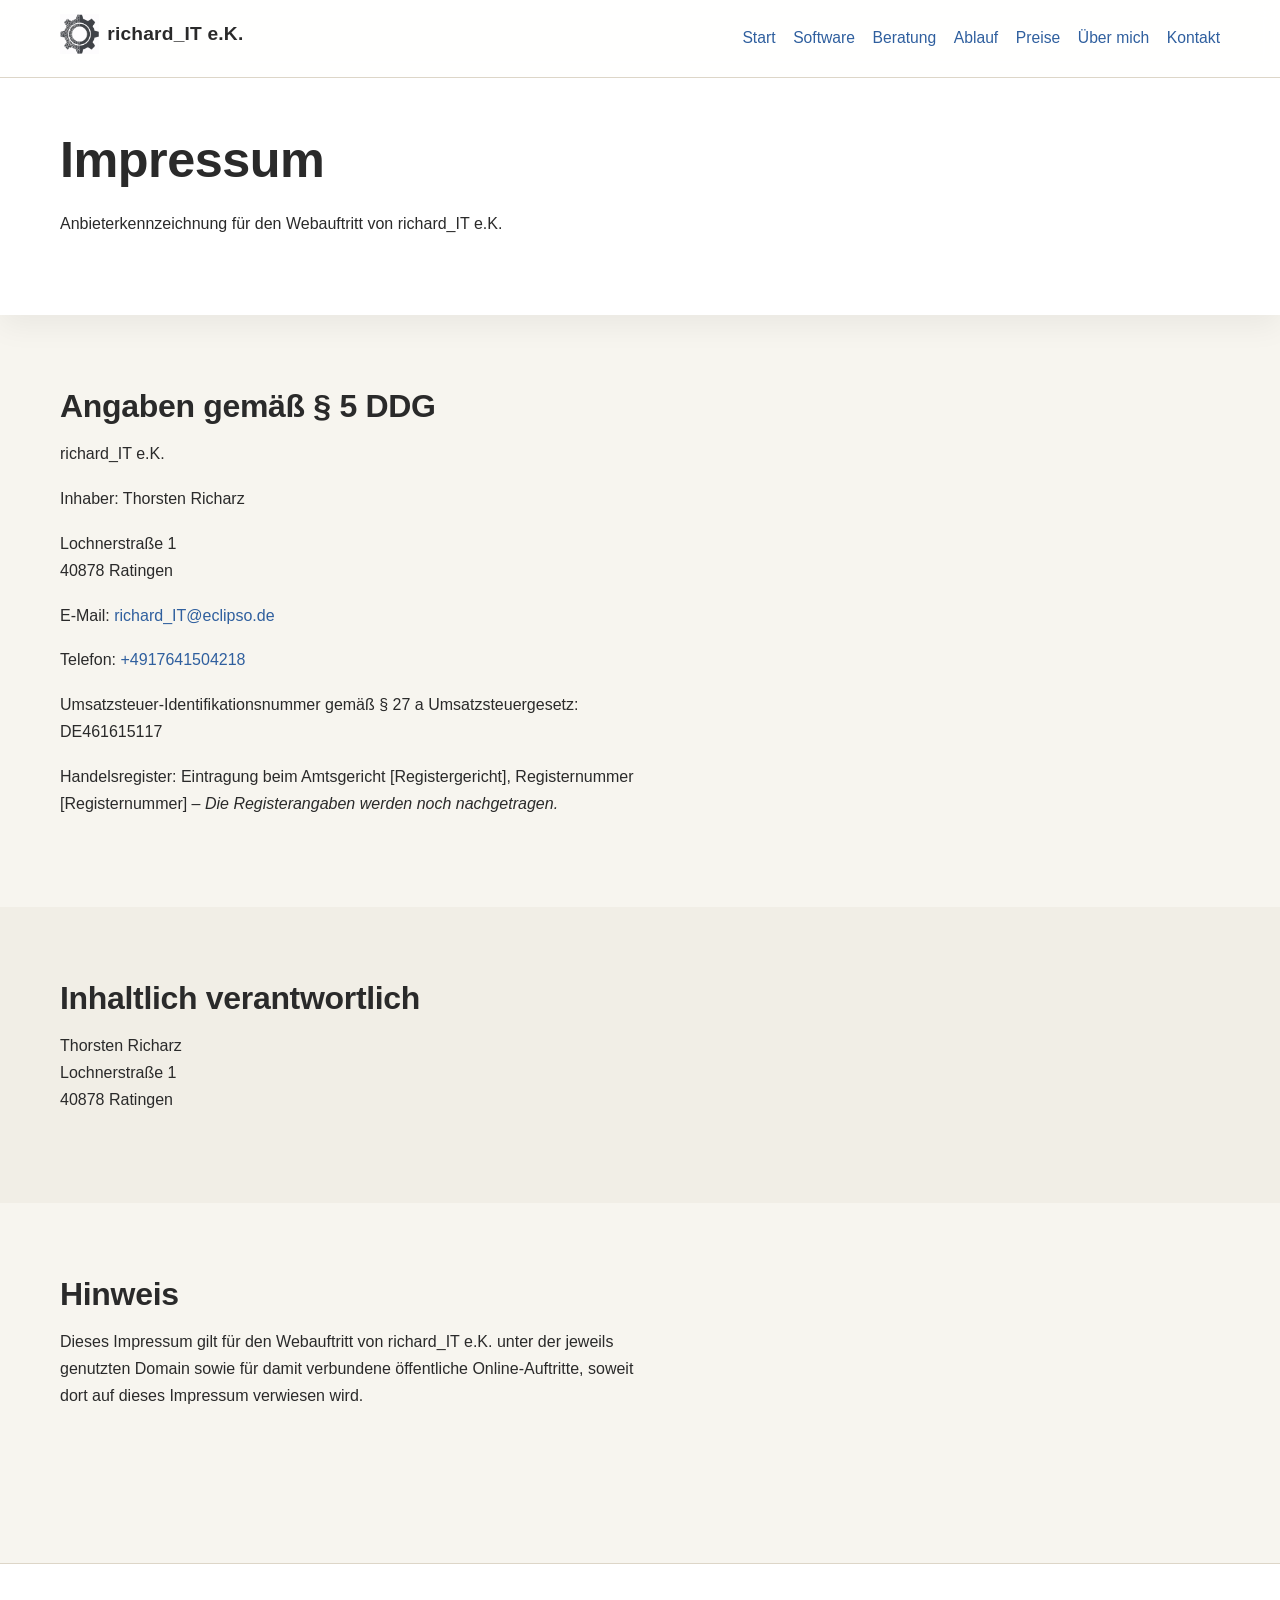
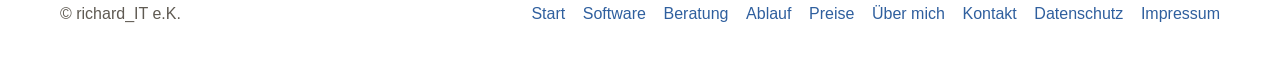
<file: impressum.html>
<!DOCTYPE html>
<html lang="de">
<head>
  <meta charset="UTF-8">
  <meta name="viewport" content="width=device-width, initial-scale=1.0">
  <title>Impressum | richard_IT e.K.</title>
  <meta
    name="description"
    content="Impressum von richard_IT mit Anbieterkennzeichnung und Kontaktangaben."
  >

  <meta property="og:type" content="website">
  <meta property="og:site_name" content="richard_IT">
  <meta property="og:title" content="Impressum | richard_IT">
  <meta
    property="og:description"
    content="Impressum von richard_IT mit Anbieterkennzeichnung und Kontaktangaben."
  >
  <meta
    property="og:url"
    content="https://tjubuu.github.io/richard_IT-Website/impressum.html"
  >
  <meta
    property="og:image"
    content="https://tjubuu.github.io/richard_IT-Website/assets/img/logo_hell.png"
  >
  <meta property="og:image:alt" content="richard_IT Logo">

  <meta name="twitter:card" content="summary_large_image">
  <meta name="twitter:title" content="Impressum | richard_IT">
  <meta
    name="twitter:description"
    content="Impressum von richard_IT mit Anbieterkennzeichnung und Kontaktangaben."
  >
  <meta
    name="twitter:image"
    content="https://tjubuu.github.io/richard_IT-Website/assets/img/logo_hell.png"
  >

  <link rel="stylesheet" href="assets/css/style.css">
</head>
<body>
  <header class="site-header">
    <div class="container">
      <div class="brand">
        <a href="index.html" aria-label="Zur Startseite von richard_IT e.K.">
          <img
            class="brand-logo"
            src="assets/img/logo_hell.png"
            alt="Logo von richard_IT e.K."
          >
          <span>richard_IT e.K.</span>
        </a>
      </div>

      <nav class="site-nav" aria-label="Hauptnavigation">
        <a href="index.html">Start</a>
        <a href="projekte.html">Software</a>
        <a href="beratung.html">Beratung</a>
        <a href="ablauf.html">Ablauf</a>
        <a href="preise.html">Preise</a>
        <a href="about.html">Über mich</a>
        <a href="kontakt.html">Kontakt</a>
      </nav>
    </div>
  </header>

  <main id="main-content">
    <section class="hero" aria-labelledby="imprint-heading">
      <div class="container">
        <h1 id="imprint-heading">Impressum</h1>
        <p>
          Anbieterkennzeichnung für den Webauftritt von richard_IT e.K.
        </p>
      </div>
    </section>

    <section class="section" aria-labelledby="legal-info-heading">
      <div class="container">
        <h2 id="legal-info-heading">Angaben gemäß § 5 DDG</h2>
        <p>
          richard_IT e.K.
        </p>
        <p>
          Inhaber: Thorsten Richarz
        </p>
        <p>
          Lochnerstraße 1<br>
          40878 Ratingen
        </p>
        <p>
          E-Mail:
          <a href="mailto:richard_IT@eclipso.de">richard_IT@eclipso.de</a>
        </p>

        <p>
          Telefon:
          <a href="tel:+4917641504218">+4917641504218</a>
        </p>

        <p>
          Umsatzsteuer-Identifikationsnummer gemäß § 27 a Umsatzsteuergesetz:<br>
          DE461615117
        </p>

        <p>
          Handelsregister: Eintragung beim Amtsgericht [Registergericht],
          Registernummer [Registernummer] –
          <em>Die Registerangaben werden noch nachgetragen.</em>
        </p>
      </div>
    </section>

    <section class="section section-alt" aria-labelledby="responsible-heading">
      <div class="container">
        <h2 id="responsible-heading">Inhaltlich verantwortlich</h2>
        <p>
          Thorsten Richarz<br>
          Lochnerstraße 1<br>
          40878 Ratingen
        </p>
      </div>
    </section>

    <section class="section" aria-labelledby="note-heading">
      <div class="container">
        <h2 id="note-heading">Hinweis</h2>
        <p>
          Dieses Impressum gilt für den Webauftritt von richard_IT e.K. unter der
          jeweils genutzten Domain sowie für damit verbundene öffentliche
          Online-Auftritte, soweit dort auf dieses Impressum verwiesen wird.
        </p>
      </div>
    </section>
  </main>

  <footer class="site-footer">
    <div class="container footer-content">
      <p>&copy; richard_IT e.K.</p>
      <nav aria-label="Footer-Navigation">
        <a href="index.html">Start</a>
        <a href="projekte.html">Software</a>
        <a href="beratung.html">Beratung</a>
        <a href="ablauf.html">Ablauf</a>
        <a href="preise.html">Preise</a>
        <a href="about.html">Über mich</a>
        <a href="kontakt.html">Kontakt</a>
        <a href="datenschutz.html">Datenschutz</a>
        <a href="impressum.html" aria-current="page">Impressum</a>
      </nav>
    </div>
  </footer>
</body>
</html>
</file>
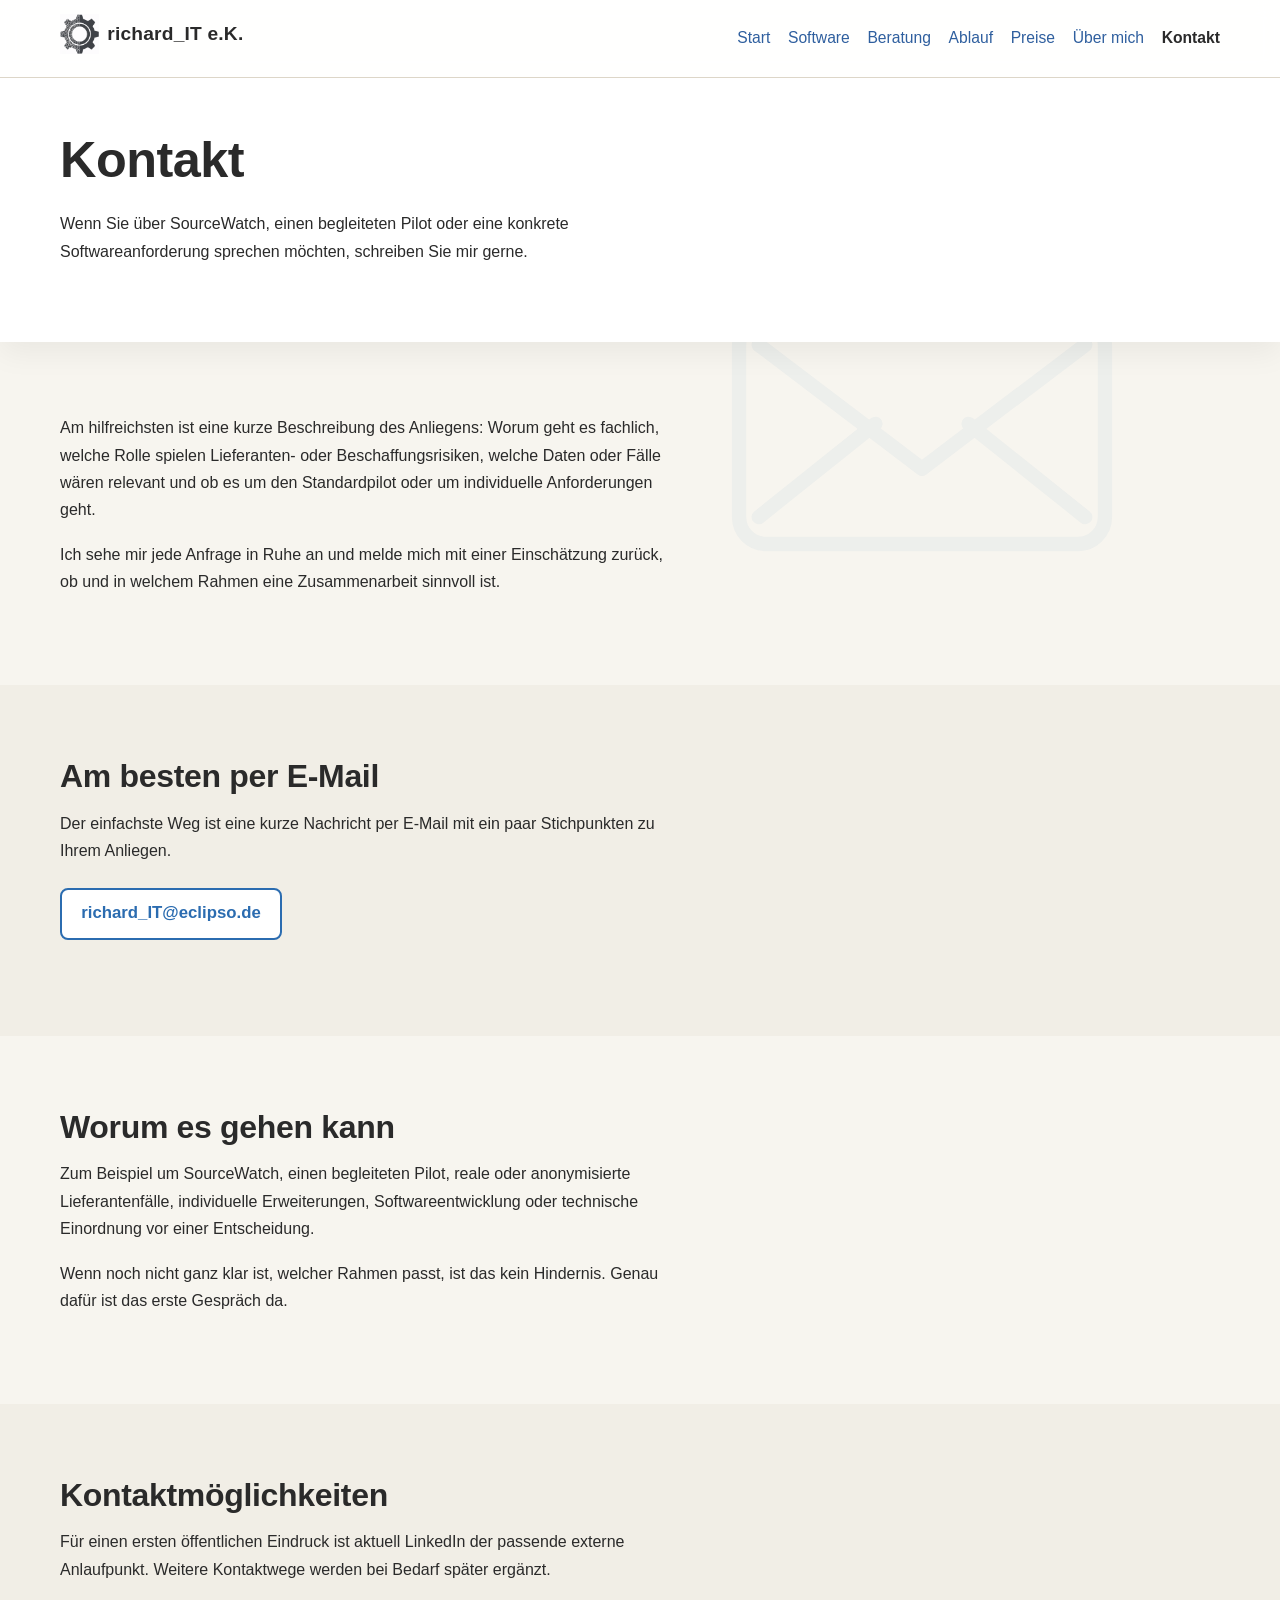
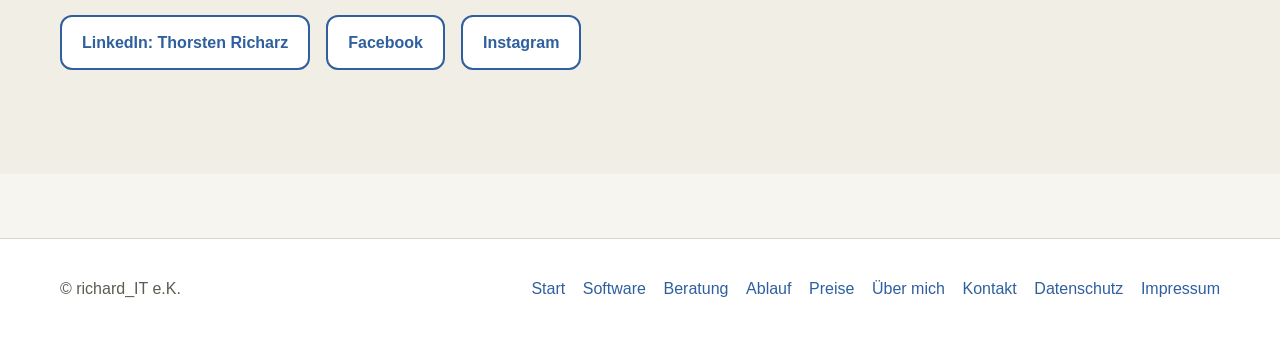
<file: kontakt.html>
<!DOCTYPE html>
<html lang="de">
  <head>
    <meta charset="UTF-8">
    <meta name="viewport" content="width=device-width, initial-scale=1.0">
    <title>Kontakt | richard_IT e.K.</title>
    <meta
      name="description"
      content="Kontakt zu richard_IT für SourceWatch, begleitete Piloten, individuelle Erweiterungen und praxisnahe Softwareentwicklung."
    >
    <meta property="og:type" content="website">
    <meta property="og:site_name" content="richard_IT">
    <meta property="og:title" content="Kontakt | richard_IT">
    <meta
      property="og:description"
      content="Kontakt zu richard_IT für SourceWatch, begleitete Piloten, individuelle Erweiterungen und praxisnahe Softwareentwicklung."
    >
    <meta
      property="og:url"
      content="https://tjubuu.github.io/richard_IT-Website/kontakt.html"
    >
    <meta
      property="og:image"
      content="https://tjubuu.github.io/richard_IT-Website/assets/img/logo_hell.png"
    >
    <meta property="og:image:alt" content="richard_IT Logo">
    <meta name="twitter:card" content="summary_large_image">
    <meta name="twitter:title" content="Kontakt | richard_IT">
    <meta
      name="twitter:description"
      content="Kontakt zu richard_IT für SourceWatch, begleitete Piloten, individuelle Erweiterungen und praxisnahe Softwareentwicklung."
    >
    <meta
      name="twitter:image"
      content="https://tjubuu.github.io/richard_IT-Website/assets/img/logo_hell.png"
    >
    <link rel="stylesheet" href="assets/css/style.css">
  </head>

  <body class="page-contact">
    <header class="site-header">
      <div class="container">
        <div class="brand">
          <a href="index.html" aria-label="Zur Startseite von richard_IT e.K.">
            <img
              class="brand-logo"
              src="assets/img/logo_hell.png"
              alt="Logo von richard_IT e.K."
            >
            <span>richard_IT e.K.</span>
          </a>
        </div>

        <nav class="site-nav" aria-label="Hauptnavigation">
          <a href="index.html">Start</a>
          <a href="projekte.html">Software</a>
          <a href="beratung.html">Beratung</a>
          <a href="ablauf.html">Ablauf</a>
          <a href="preise.html">Preise</a>
          <a href="about.html">Über mich</a>
          <a href="kontakt.html" aria-current="page">Kontakt</a>
        </nav>
      </div>
    </header>

    <main id="main-content">
      <section class="hero" aria-labelledby="contact-heading">
        <div class="container">
          <h1 id="contact-heading">Kontakt</h1>
          <p>
            Wenn Sie über SourceWatch, einen begleiteten Pilot oder eine konkrete
            Softwareanforderung sprechen möchten, schreiben Sie mir gerne.
          </p>
        </div>
      </section>

      <section class="section" aria-labelledby="contact-intro-heading">
        <div class="container">
          <h2 id="contact-intro-heading" class="visually-hidden">Hinweise zur Anfrage</h2>
          <p>
            Am hilfreichsten ist eine kurze Beschreibung des Anliegens: Worum geht
            es fachlich, welche Rolle spielen Lieferanten- oder Beschaffungsrisiken,
            welche Daten oder Fälle wären relevant und ob es um den Standardpilot
            oder um individuelle Anforderungen geht.
          </p>
          <p>
            Ich sehe mir jede Anfrage in Ruhe an und melde mich mit einer
            Einschätzung zurück, ob und in welchem Rahmen eine Zusammenarbeit sinnvoll ist.
          </p>
        </div>
      </section>

      <section class="section section-alt" aria-labelledby="email-heading">
        <div class="container">
          <h2 id="email-heading">Am besten per E-Mail</h2>
          <p>
            Der einfachste Weg ist eine kurze Nachricht per E-Mail mit ein paar
            Stichpunkten zu Ihrem Anliegen.
          </p>

          <address>
            <a href="mailto:richard_IT@eclipso.de" class="contact-email">richard_IT@eclipso.de</a>
          </address>
        </div>
      </section>

      <section class="section" aria-labelledby="scope-heading">
        <div class="container">
          <h2 id="scope-heading">Worum es gehen kann</h2>
          <p>
            Zum Beispiel um SourceWatch, einen begleiteten Pilot, reale oder
            anonymisierte Lieferantenfälle, individuelle Erweiterungen,
            Softwareentwicklung oder technische Einordnung vor einer Entscheidung.
          </p>
          <p>
            Wenn noch nicht ganz klar ist, welcher Rahmen passt, ist das kein
            Hindernis. Genau dafür ist das erste Gespräch da.
          </p>
        </div>
      </section>

      <section class="section section-alt" aria-labelledby="social-heading">
        <div class="container">
          <h2 id="social-heading">Kontaktmöglichkeiten</h2>
          <p>
            Für einen ersten öffentlichen Eindruck ist aktuell LinkedIn der
            passende externe Anlaufpunkt. Weitere Kontaktwege werden bei Bedarf
            später ergänzt.
          </p>

          <ul class="social-links">
            <li>
              <a
                href="https://www.linkedin.com/in/thorsten-richarz-8471483b1"
                target="_blank"
                rel="noopener noreferrer"
                aria-label="LinkedIn Profil von Thorsten Richarz (öffnet in neuem Tab)"
              >
                LinkedIn: Thorsten Richarz
              </a>
            </li>
            <li>
              <a
                href="https://facebook.com/Richardit"
                target="_blank"
                rel="noopener noreferrer"
                aria-label="Facebook Profil von richard_IT (öffnet in neuem Tab)"
              >
                Facebook
              </a>
            </li>
            <li>
              <a
                href="https://instagram.com/richard_it2026"
                target="_blank"
                rel="noopener noreferrer"
                aria-label="Instagram Profil von richard_IT (öffnet in neuem Tab)"
              >
                Instagram
              </a>
            </li>
          </ul>
        </div>
      </section>
    </main>

    <footer class="site-footer">
      <div class="container footer-content">
        <p>&copy; richard_IT e.K.</p>

        <nav aria-label="Footer-Navigation">
          <a href="index.html">Start</a>
          <a href="projekte.html">Software</a>
          <a href="beratung.html">Beratung</a>
          <a href="ablauf.html">Ablauf</a>
          <a href="preise.html">Preise</a>
          <a href="about.html">Über mich</a>
          <a href="kontakt.html">Kontakt</a>
          <a href="datenschutz.html">Datenschutz</a>
          <a href="impressum.html">Impressum</a>
        </nav>
      </div>
    </footer>
  </body>
</html>
</file>
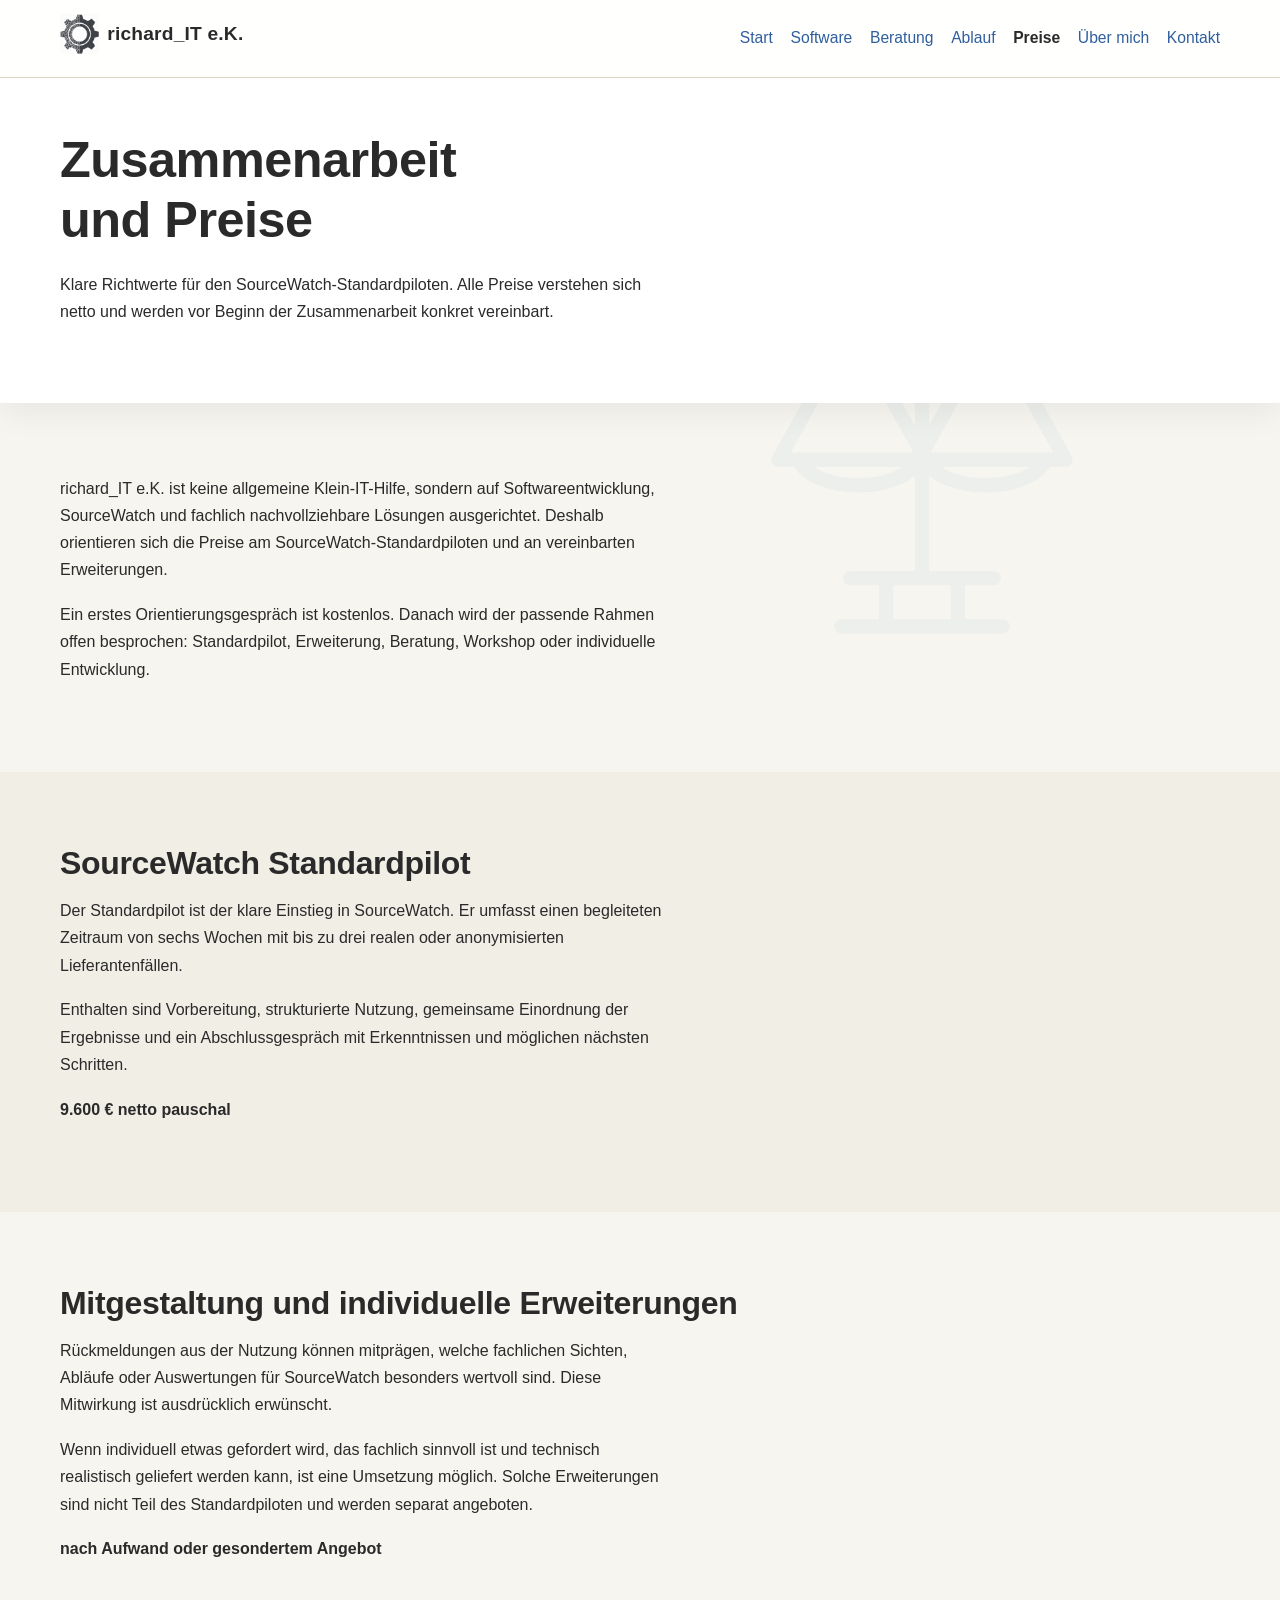
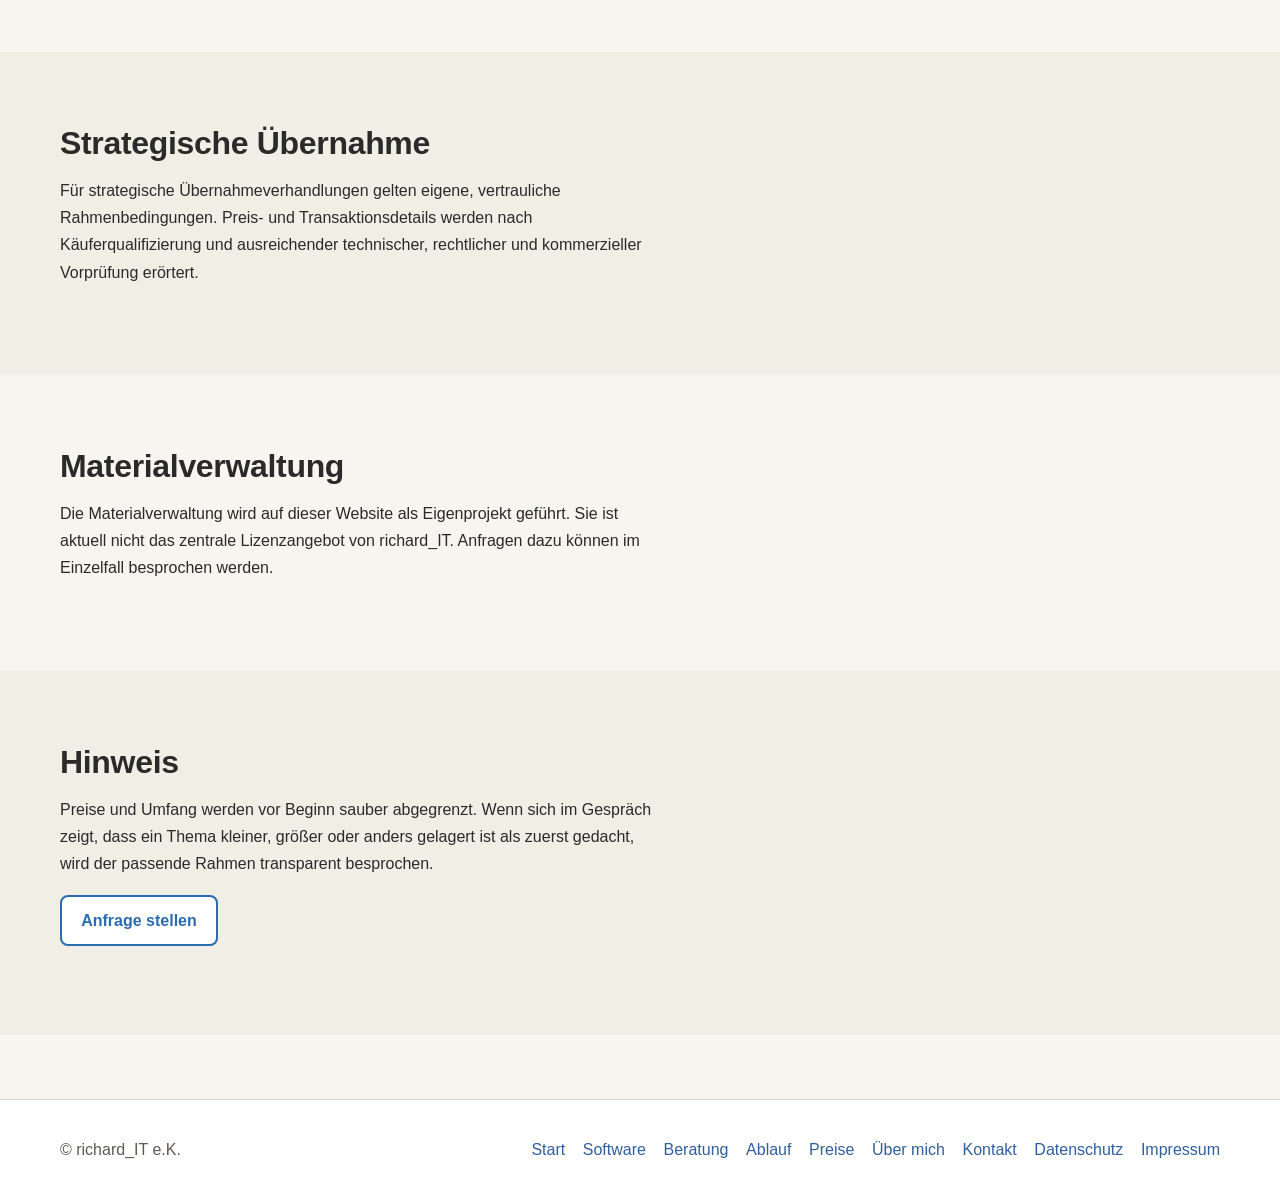
<file: preise.html>
<!DOCTYPE html>
<html lang="de">
<head>
  <meta charset="UTF-8">
  <meta name="viewport" content="width=device-width, initial-scale=1.0">
  <title>Zusammenarbeit und Preise | richard_IT e.K.</title>
  <meta
    name="description"
    content="Professionelle Richtwerte für SourceWatch-Piloten, individuelle Erweiterungen, Softwareentwicklung und begleitende Beratung durch richard_IT."
  >

  <meta property="og:type" content="website">
  <meta property="og:site_name" content="richard_IT">
  <meta property="og:title" content="Zusammenarbeit und Preise | richard_IT">
  <meta
    property="og:description"
    content="Professionelle Richtwerte für SourceWatch-Piloten, individuelle Erweiterungen, Softwareentwicklung und begleitende Beratung durch richard_IT."
  >
  <meta
    property="og:url"
    content="https://tjubuu.github.io/richard_IT-Website/preise.html"
  >
  <meta
    property="og:image"
    content="https://tjubuu.github.io/richard_IT-Website/assets/img/logo_hell.png"
  >
  <meta property="og:image:alt" content="richard_IT Logo">

  <meta name="twitter:card" content="summary_large_image">
  <meta name="twitter:title" content="Zusammenarbeit und Preise | richard_IT">
  <meta
    name="twitter:description"
    content="Professionelle Richtwerte für SourceWatch-Piloten, individuelle Erweiterungen, Softwareentwicklung und begleitende Beratung durch richard_IT."
  >
  <meta
    name="twitter:image"
    content="https://tjubuu.github.io/richard_IT-Website/assets/img/logo_hell.png"
  >

  <link rel="stylesheet" href="assets/css/style.css">
</head>
<body class="page-prices">
  <header class="site-header">
    <div class="container">
      <div class="brand">
        <a href="index.html" aria-label="Zur Startseite von richard_IT e.K.">
          <img
            class="brand-logo"
            src="assets/img/logo_hell.png"
            alt="Logo von richard_IT e.K."
          >
          <span>richard_IT e.K.</span>
        </a>
      </div>

      <nav class="site-nav" aria-label="Hauptnavigation">
        <a href="index.html">Start</a>
        <a href="projekte.html">Software</a>
        <a href="beratung.html">Beratung</a>
        <a href="ablauf.html">Ablauf</a>
        <a href="preise.html" aria-current="page">Preise</a>
        <a href="about.html">Über mich</a>
        <a href="kontakt.html">Kontakt</a>
      </nav>
    </div>
  </header>

  <main id="main-content">
    <section class="hero" aria-labelledby="prices-heading">
      <div class="container">
        <h1 id="prices-heading">Zusammenarbeit und Preise</h1>
        <p>
          Klare Richtwerte für den SourceWatch-Standardpiloten. Alle Preise
          verstehen sich netto und werden vor Beginn der Zusammenarbeit
          konkret vereinbart.
        </p>
      </div>
    </section>

    <section class="section" aria-labelledby="prices-intro-heading">
      <div class="container">
        <h2 id="prices-intro-heading" class="visually-hidden">Preisübersicht</h2>
        <p>
          richard_IT e.K. ist keine allgemeine Klein-IT-Hilfe, sondern auf
          Softwareentwicklung, SourceWatch und fachlich nachvollziehbare
          Lösungen ausgerichtet. Deshalb orientieren sich die Preise am
          SourceWatch-Standardpiloten und an vereinbarten Erweiterungen.
        </p>
        <p>
          Ein erstes Orientierungsgespräch ist kostenlos. Danach wird der
          passende Rahmen offen besprochen: Standardpilot, Erweiterung,
          Beratung, Workshop oder individuelle Entwicklung.
        </p>
      </div>
    </section>

    <section class="section section-alt" aria-labelledby="pilot-price-heading">
      <div class="container">
        <h2 id="pilot-price-heading">SourceWatch Standardpilot</h2>
        <p>
          Der Standardpilot ist der klare Einstieg in SourceWatch. Er umfasst
          einen begleiteten Zeitraum von sechs Wochen mit bis zu drei realen
          oder anonymisierten Lieferantenfällen.
        </p>
        <p>
          Enthalten sind Vorbereitung, strukturierte Nutzung, gemeinsame
          Einordnung der Ergebnisse und ein Abschlussgespräch mit Erkenntnissen
          und möglichen nächsten Schritten.
        </p>
        <p>
          <strong>9.600 € netto pauschal</strong>
        </p>
      </div>
    </section>

    <section class="section" aria-labelledby="extensions-heading">
      <div class="container">
        <h2 id="extensions-heading">Mitgestaltung und individuelle Erweiterungen</h2>
        <p>
          Rückmeldungen aus der Nutzung können mitprägen, welche fachlichen
          Sichten, Abläufe oder Auswertungen für SourceWatch besonders wertvoll
          sind. Diese Mitwirkung ist ausdrücklich erwünscht.
        </p>
        <p>
          Wenn individuell etwas gefordert wird, das fachlich sinnvoll ist und
          technisch realistisch geliefert werden kann, ist eine Umsetzung
          möglich. Solche Erweiterungen sind nicht Teil des Standardpiloten und
          werden separat angeboten.
        </p>
        <p>
          <strong>nach Aufwand oder gesondertem Angebot</strong>
        </p>
      </div>
    </section>

    <section class="section section-alt" aria-labelledby="acquisition-heading">
      <div class="container">
        <h2 id="acquisition-heading">Strategische Übernahme</h2>
        <p>
          Für strategische Übernahmeverhandlungen gelten eigene, vertrauliche
          Rahmenbedingungen. Preis- und Transaktionsdetails werden nach
          Käuferqualifizierung und ausreichender technischer, rechtlicher und
          kommerzieller Vorprüfung erörtert.
        </p>
      </div>
    </section>



    <section class="section" aria-labelledby="material-heading">
      <div class="container">
        <h2 id="material-heading">Materialverwaltung</h2>
        <p>
          Die Materialverwaltung wird auf dieser Website als Eigenprojekt
          geführt. Sie ist aktuell nicht das zentrale Lizenzangebot von
          richard_IT. Anfragen dazu können im Einzelfall besprochen werden.
        </p>
      </div>
    </section>

    <section class="section section-alt" aria-labelledby="note-heading">
      <div class="container">
        <h2 id="note-heading">Hinweis</h2>
        <p>
          Preise und Umfang werden vor Beginn sauber abgegrenzt. Wenn sich im
          Gespräch zeigt, dass ein Thema kleiner, größer oder anders gelagert
          ist als zuerst gedacht, wird der passende Rahmen transparent
          besprochen.
        </p>
        <p>
          <a href="kontakt.html" class="btn">Anfrage stellen</a>
        </p>
      </div>
    </section>
  </main>

  <footer class="site-footer">
    <div class="container footer-content">
      <p>&copy; richard_IT e.K.</p>
      <nav aria-label="Footer-Navigation">
        <a href="index.html">Start</a>
        <a href="projekte.html">Software</a>
        <a href="beratung.html">Beratung</a>
        <a href="ablauf.html">Ablauf</a>
        <a href="preise.html">Preise</a>
        <a href="about.html">Über mich</a>
        <a href="kontakt.html">Kontakt</a>
        <a href="datenschutz.html">Datenschutz</a>
        <a href="impressum.html">Impressum</a>
      </nav>
    </div>
  </footer>
</body>
</html>
</file>
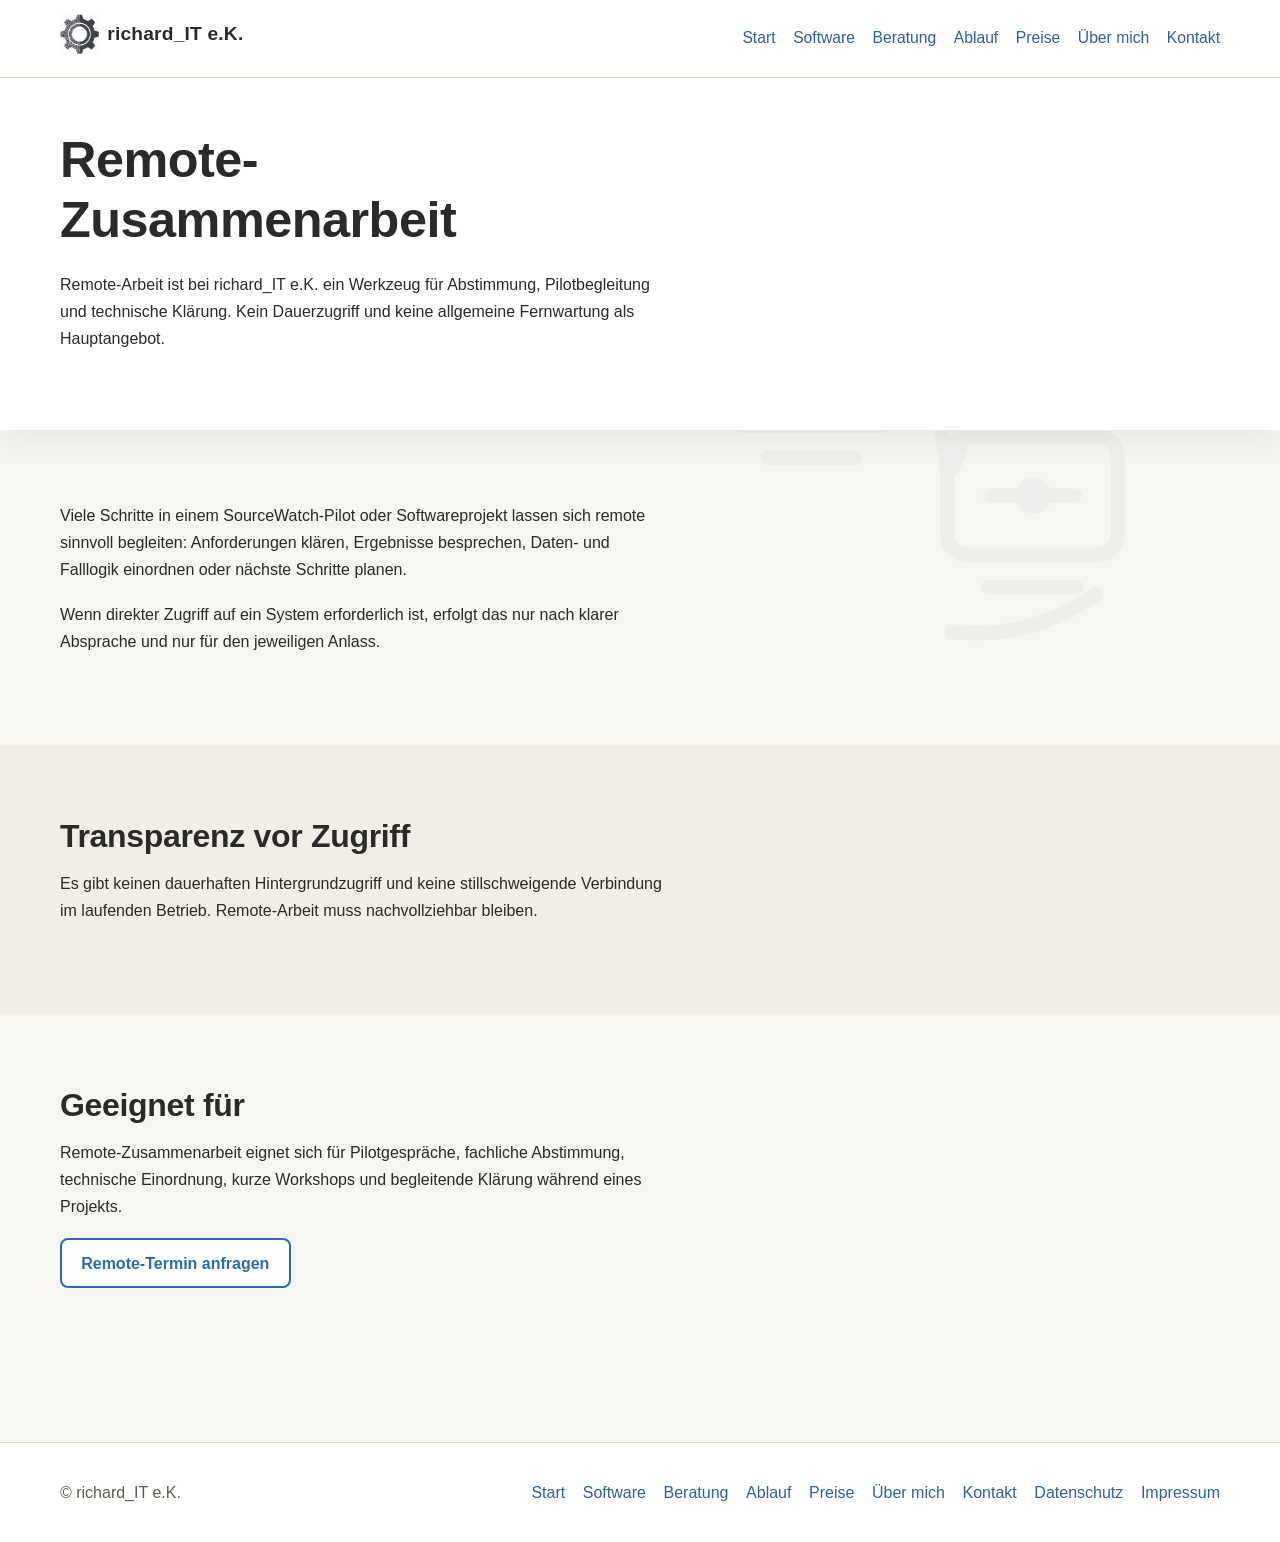
<file: remote.html>
<!DOCTYPE html>
<html lang="de">
<head>
  <meta charset="UTF-8">
  <meta name="viewport" content="width=device-width, initial-scale=1.0">
  <title>Remote-Zusammenarbeit | richard_IT e.K.</title>
  <meta
    name="description"
    content="Remote-Zusammenarbeit mit richard_IT für SourceWatch-Piloten, Softwareprojekte, Abstimmung und technische Klärung."
  >

  <meta property="og:type" content="website">
  <meta property="og:site_name" content="richard_IT">
  <meta property="og:title" content="Remote-Zusammenarbeit | richard_IT">
  <meta
    property="og:description"
    content="Remote-Zusammenarbeit mit richard_IT für SourceWatch-Piloten, Softwareprojekte, Abstimmung und technische Klärung."
  >
  <meta
    property="og:url"
    content="https://tjubuu.github.io/richard_IT-Website/remote.html"
  >
  <meta
    property="og:image"
    content="https://tjubuu.github.io/richard_IT-Website/assets/img/logo_hell.png"
  >
  <meta property="og:image:alt" content="richard_IT Logo">

  <meta name="twitter:card" content="summary_large_image">
  <meta name="twitter:title" content="Remote-Zusammenarbeit | richard_IT">
  <meta
    name="twitter:description"
    content="Remote-Zusammenarbeit mit richard_IT für SourceWatch-Piloten, Softwareprojekte, Abstimmung und technische Klärung."
  >
  <meta
    name="twitter:image"
    content="https://tjubuu.github.io/richard_IT-Website/assets/img/logo_hell.png"
  >

  <link rel="stylesheet" href="assets/css/style.css">
</head>
<body class="page-remote">
  <header class="site-header">
    <div class="container">
      <div class="brand">
        <a href="index.html" aria-label="Zur Startseite von richard_IT e.K.">
          <img
            class="brand-logo"
            src="assets/img/logo_hell.png"
            alt="Logo von richard_IT e.K."
          >
          <span>richard_IT e.K.</span>
        </a>
      </div>

      <nav class="site-nav" aria-label="Hauptnavigation">
        <a href="index.html">Start</a>
        <a href="projekte.html">Software</a>
        <a href="beratung.html">Beratung</a>
        <a href="ablauf.html">Ablauf</a>
        <a href="preise.html">Preise</a>
        <a href="about.html">Über mich</a>
        <a href="kontakt.html">Kontakt</a>
      </nav>
    </div>
  </header>

  <main id="main-content">
    <section class="hero" aria-labelledby="remote-heading">
      <div class="container">
        <h1 id="remote-heading">Remote-Zusammenarbeit</h1>
        <p>
          Remote-Arbeit ist bei richard_IT e.K. ein Werkzeug für Abstimmung,
          Pilotbegleitung und technische Klärung. Kein Dauerzugriff und keine
          allgemeine Fernwartung als Hauptangebot.
        </p>
      </div>
    </section>

    <section class="section" aria-labelledby="remote-intro-heading">
      <div class="container">
        <h2 id="remote-intro-heading" class="visually-hidden">Einordnung</h2>
        <p>
          Viele Schritte in einem SourceWatch-Pilot oder Softwareprojekt lassen
          sich remote sinnvoll begleiten: Anforderungen klären, Ergebnisse
          besprechen, Daten- und Falllogik einordnen oder nächste Schritte
          planen.
        </p>
        <p>
          Wenn direkter Zugriff auf ein System erforderlich ist, erfolgt das nur
          nach klarer Absprache und nur für den jeweiligen Anlass.
        </p>
      </div>
    </section>

    <section class="section section-alt" aria-labelledby="transparency-heading">
      <div class="container">
        <h2 id="transparency-heading">Transparenz vor Zugriff</h2>
        <p>
          Es gibt keinen dauerhaften Hintergrundzugriff und keine
          stillschweigende Verbindung im laufenden Betrieb. Remote-Arbeit muss
          nachvollziehbar bleiben.
        </p>
      </div>
    </section>

    <section class="section" aria-labelledby="suitable-heading">
      <div class="container">
        <h2 id="suitable-heading">Geeignet für</h2>
        <p>
          Remote-Zusammenarbeit eignet sich für Pilotgespräche, fachliche
          Abstimmung, technische Einordnung, kurze Workshops und begleitende
          Klärung während eines Projekts.
        </p>
        <p>
          <a href="kontakt.html" class="btn">Remote-Termin anfragen</a>
        </p>
      </div>
    </section>
  </main>

  <footer class="site-footer">
    <div class="container footer-content">
      <p>&copy; richard_IT e.K.</p>
      <nav aria-label="Footer-Navigation">
        <a href="index.html">Start</a>
        <a href="projekte.html">Software</a>
        <a href="beratung.html">Beratung</a>
        <a href="ablauf.html">Ablauf</a>
        <a href="preise.html">Preise</a>
        <a href="about.html">Über mich</a>
        <a href="kontakt.html">Kontakt</a>
        <a href="datenschutz.html">Datenschutz</a>
        <a href="impressum.html">Impressum</a>
      </nav>
    </div>
  </footer>
</body>
</html>
</file>
<file: assets/css/style.css>
:root {
  --bg: #f7f5ef;
  --surface: #ffffff;
  --surface-alt: #f1eee6;
  --text: #2a2a2a;
  --muted: #5f5a52;
  --border: #ddd6c8;
  --accent: #6a7564;
  --accent-hover: #55604f;
  --link: #2f5f9e;
  --link-hover: #21497a;
  --max-width: 1160px;
  --shadow: 0 10px 30px rgba(0, 0, 0, 0.06);
  --radius: 0.75rem;
  --section-space: 4.5rem;
}

* {
  box-sizing: border-box;
}

html {
  font-size: 16px;
  scroll-behavior: smooth;
}

body {
  margin: 0;
  font-family: Arial, Helvetica, sans-serif;
  line-height: 1.7;
  color: var(--text);
  background: var(--bg);
}

img {
  max-width: 100%;
}

a {
  color: var(--link);
  text-decoration: none;
  transition:
    color 0.2s ease,
    background-color 0.2s ease,
    border-color 0.2s ease,
    opacity 0.2s ease;
}

a:hover {
  color: var(--link-hover);
  text-decoration: underline;
}

.container {
  width: min(100% - 2.5rem, var(--max-width));
  margin: 0 auto;
}

.site-header {
  background: rgba(255, 255, 255, 0.94);
  border-bottom: 1px solid var(--border);
  position: sticky;
  top: 0;
  z-index: 10;
  backdrop-filter: blur(10px);
}

.site-header .container {
  display: flex;
  align-items: center;
  justify-content: space-between;
  gap: 1.5rem;
  padding: 0.9rem 0;
}

.brand {
  flex-shrink: 0;
}

.brand a {
  display: inline-flex;
  align-items: center;
  gap: 0.5rem;
  color: var(--text);
  font-size: 1.2rem;
  font-weight: 700;
  letter-spacing: 0.01em;
}

.brand a:hover {
  color: var(--text);
  text-decoration: none;
}

.brand-logo {
  height: 40px;
  width: auto;
  display: block;
}

.site-nav {
  display: flex;
  flex-wrap: wrap;
  justify-content: flex-end;
  gap: 1.1rem;
}

.site-nav a {
  color: var(--link);
  font-size: 0.98rem;
  padding: 0.2rem 0;
}

.site-nav a:hover {
  color: var(--link-hover);
  text-decoration: none;
}

.site-nav a[aria-current="page"] {
  color: var(--text);
  font-weight: 700;
}

.intro,
.hero,
.section {
  padding: var(--section-space) 0;
}

.intro {
  padding-top: 2.75rem;
  padding-bottom: 1.5rem;
}

.intro p {
  max-width: 65ch;
  margin-bottom: 0;
  font-size: 1.05rem;
  color: var(--text);
}

.hero {
  background: var(--surface);
  box-shadow: var(--shadow);
  padding-top: 3.25rem;
  padding-bottom: 3.75rem;
}

.hero-split .container {
  display: grid;
  grid-template-columns: minmax(0, 1fr) minmax(340px, 500px);
  gap: 4rem;
  align-items: center;
}

.hero-copy {
  max-width: 640px;
}

.hero-copy p:last-child {
  margin-bottom: 0;
}

.hero-logo-wrap {
  display: flex;
  justify-content: flex-end;
  align-items: center;
  padding-left: 1.5rem;
}

.hero-logo {
  display: block;
  width: min(100%, 440px);
  height: auto;
  margin-left: auto;
}

.section-alt {
  background: var(--surface-alt);
}

h1,
h2,
h3 {
  line-height: 1.2;
  margin-top: 0;
  color: var(--text);
  letter-spacing: -0.01em;
}

h1 {
  font-size: clamp(2.1rem, 4vw, 3.15rem);
  margin-bottom: 1.25rem;
  max-width: 12ch;
}

h2 {
  font-size: clamp(1.55rem, 3vw, 2rem);
  margin-bottom: 0.9rem;
}

h3 {
  font-size: 1.1rem;
  margin-bottom: 0.75rem;
}

p {
  margin-top: 0;
  margin-bottom: 1.1rem;
  max-width: 68ch;
}

ul {
  margin-top: 0;
  margin-bottom: 1.1rem;
  padding-left: 1.25rem;
  max-width: 68ch;
}

li {
  margin-bottom: 0.5rem;
}

.button-link {
  display: inline-block;
  padding: 0.85rem 1.15rem;
  border: 1px solid transparent;
  border-radius: 999px;
  background: var(--accent);
  color: #ffffff;
  font-weight: 700;
  line-height: 1.2;
  box-shadow: 0 6px 18px rgba(0, 0, 0, 0.08);
}

.button-link:hover {
  background: var(--accent-hover);
  color: #ffffff;
  text-decoration: none;
}

.button-link:focus-visible,
.site-nav a:focus-visible,
.site-footer nav a:focus-visible {
  outline: 2px solid var(--link);
  outline-offset: 3px;
}

.price-grid {
  display: grid;
  gap: 1.5rem;
  grid-template-columns: repeat(auto-fit, minmax(240px, 1fr));
}

.price-card {
  background: var(--surface);
  border: 1px solid var(--border);
  border-radius: var(--radius);
  padding: 1.25rem;
  box-shadow: var(--shadow);
}

.price-card p:last-child {
  margin-bottom: 0;
}

/* Contact page specific styling */
address {
  font-style: normal;
  margin: 1.5rem 0;
}

.contact-email {
  display: inline-block;
  padding: 0.5rem 0.75rem;
  background: var(--surface);
  border: 2px solid var(--link);
  border-radius: var(--radius);
  font-weight: 600;
  font-size: 1.05rem;
  color: var(--link);
  transition:
    background-color 0.2s ease,
    color 0.2s ease,
    transform 0.2s ease;
}

.contact-email:hover {
  background: var(--link);
  color: #ffffff;
  text-decoration: none;
  transform: translateY(-2px);
}

.contact-email:focus-visible {
  outline: 2px solid var(--accent);
  outline-offset: 3px;
}

.social-links {
  list-style: none;
  padding: 0;
  margin: 2rem 0;
  display: flex;
  flex-wrap: wrap;
  gap: 1rem;
  max-width: none;
}

.social-links li {
  margin: 0;
  flex: 0 1 auto;
}

.social-links a {
  display: inline-flex;
  align-items: center;
  justify-content: center;
  padding: 0.75rem 1.25rem;
  background: var(--surface);
  border: 2px solid var(--link);
  border-radius: var(--radius);
  color: var(--link);
  font-weight: 600;
  transition:
    background-color 0.2s ease,
    color 0.2s ease,
    transform 0.2s ease,
    border-color 0.2s ease;
}

.social-links a:hover {
  background: var(--link);
  color: #ffffff;
  border-color: var(--link);
  text-decoration: none;
  transform: translateY(-3px);
  box-shadow: 0 6px 18px rgba(0, 0, 0, 0.08);
}

.social-links a:focus-visible {
  outline: 2px solid var(--accent);
  outline-offset: 3px;
}

@media (max-width: 760px) {
  .social-links {
    flex-direction: column;
    gap: 0.75rem;
  }

  .social-links li {
    width: 100%;
  }

  .social-links a {
    width: 100%;
    justify-content: center;
  }
}

.site-footer {
  margin-top: 4rem;
  padding: 2.25rem 0;
  background: var(--surface);
  border-top: 1px solid var(--border);
}

.footer-content {
  display: flex;
  flex-wrap: wrap;
  align-items: flex-start;
  justify-content: space-between;
  gap: 1rem 2rem;
}

.site-footer nav {
  display: flex;
  flex-wrap: wrap;
  gap: 0.85rem 1.1rem;
}

.site-footer nav a {
  color: var(--link);
}

.site-footer p {
  margin: 0;
  color: var(--muted);
}

@media (max-width: 960px) {
  .hero-split .container {
    grid-template-columns: 1fr;
    gap: 2.25rem;
  }

  .hero-logo-wrap {
    justify-content: flex-start;
    padding-left: 0;
  }

  .hero-logo {
    width: min(340px, 100%);
    margin-left: 0;
  }

  h1 {
    max-width: none;
  }
}

@media (max-width: 760px) {
  :root {
    --section-space: 3.5rem;
  }

  .site-header .container,
  .footer-content {
    flex-direction: column;
    align-items: flex-start;
  }

  .site-header .container {
    gap: 0.85rem;
  }

  .site-nav {
    gap: 0.75rem 1rem;
    justify-content: flex-start;
  }

  .brand-logo {
    height: 30px;
    margin-right: 0;
    transform: translateY(1px);
  }

  .container {
    width: min(100% - 1.5rem, var(--max-width));
  }

  .intro {
    padding-top: 2.25rem;
    padding-bottom: 1.25rem;
  }

  .hero {
    padding-top: 2.5rem;
    padding-bottom: 3rem;
  }

  .button-link {
    width: auto;
  }
}

/* Page-specific watermark backgrounds */
body {
  position: relative;
}

body::before {
  content: "";
  position: fixed;
  inset: 0;
  z-index: -1;
  pointer-events: none;
  background-repeat: no-repeat;
  background-position: right 7vw top 18vh;
  background-size: min(42vw, 540px);
  opacity: 0.055;
}

body.page-home::before {
  background-image: url("../img/watermarks/watermark-home-gear.svg");
}

body.page-consulting::before {
  background-image: url("../img/watermarks/watermark-consulting-dialog.svg");
}

body.page-process::before {
  background-image: url("../img/watermarks/watermark-process-steps.svg");
}

body.page-remote::before {
  background-image: url("../img/watermarks/watermark-remote-connection.svg");
}

body.page-projects::before {
  background-image: url("../img/watermarks/watermark-projects-network.svg");
}

body.page-prices::before {
  background-image: url("../img/watermarks/watermark-prices-scale.svg");
}

body.page-about::before {
  background-image: url("../img/watermarks/watermark-about-workbench.svg");
}

body.page-contact::before {
  background-image: url("../img/watermarks/watermark-contact-envelope.svg");
}

@media (max-width: 760px) {
  body::before {
    background-position: right -18vw top 18vh;
    background-size: 88vw;
    opacity: 0.035;
  }
}

.visually-hidden {
  position: absolute;
  width: 1px;
  height: 1px;
  padding: 0;
  margin: -1px;
  overflow: hidden;
  clip: rect(0, 0, 0, 0);
  white-space: nowrap;
  border: 0;
}

/* Einheitlicher Button-Style */
.btn,
.contact-email {
  display: inline-block;
  padding: 0.6rem 1.2rem;
  border: 2px solid #2b6cb0;
  border-radius: 8px;
  color: #2b6cb0;
  font-weight: bold;
  text-decoration: none;
  background-color: #ffffff;
  transition: all 0.2s ease-in-out;
}

.btn:hover,
.contact-email:hover {
  background-color: #2b6cb0;
  color: #ffffff;
}
</file>
